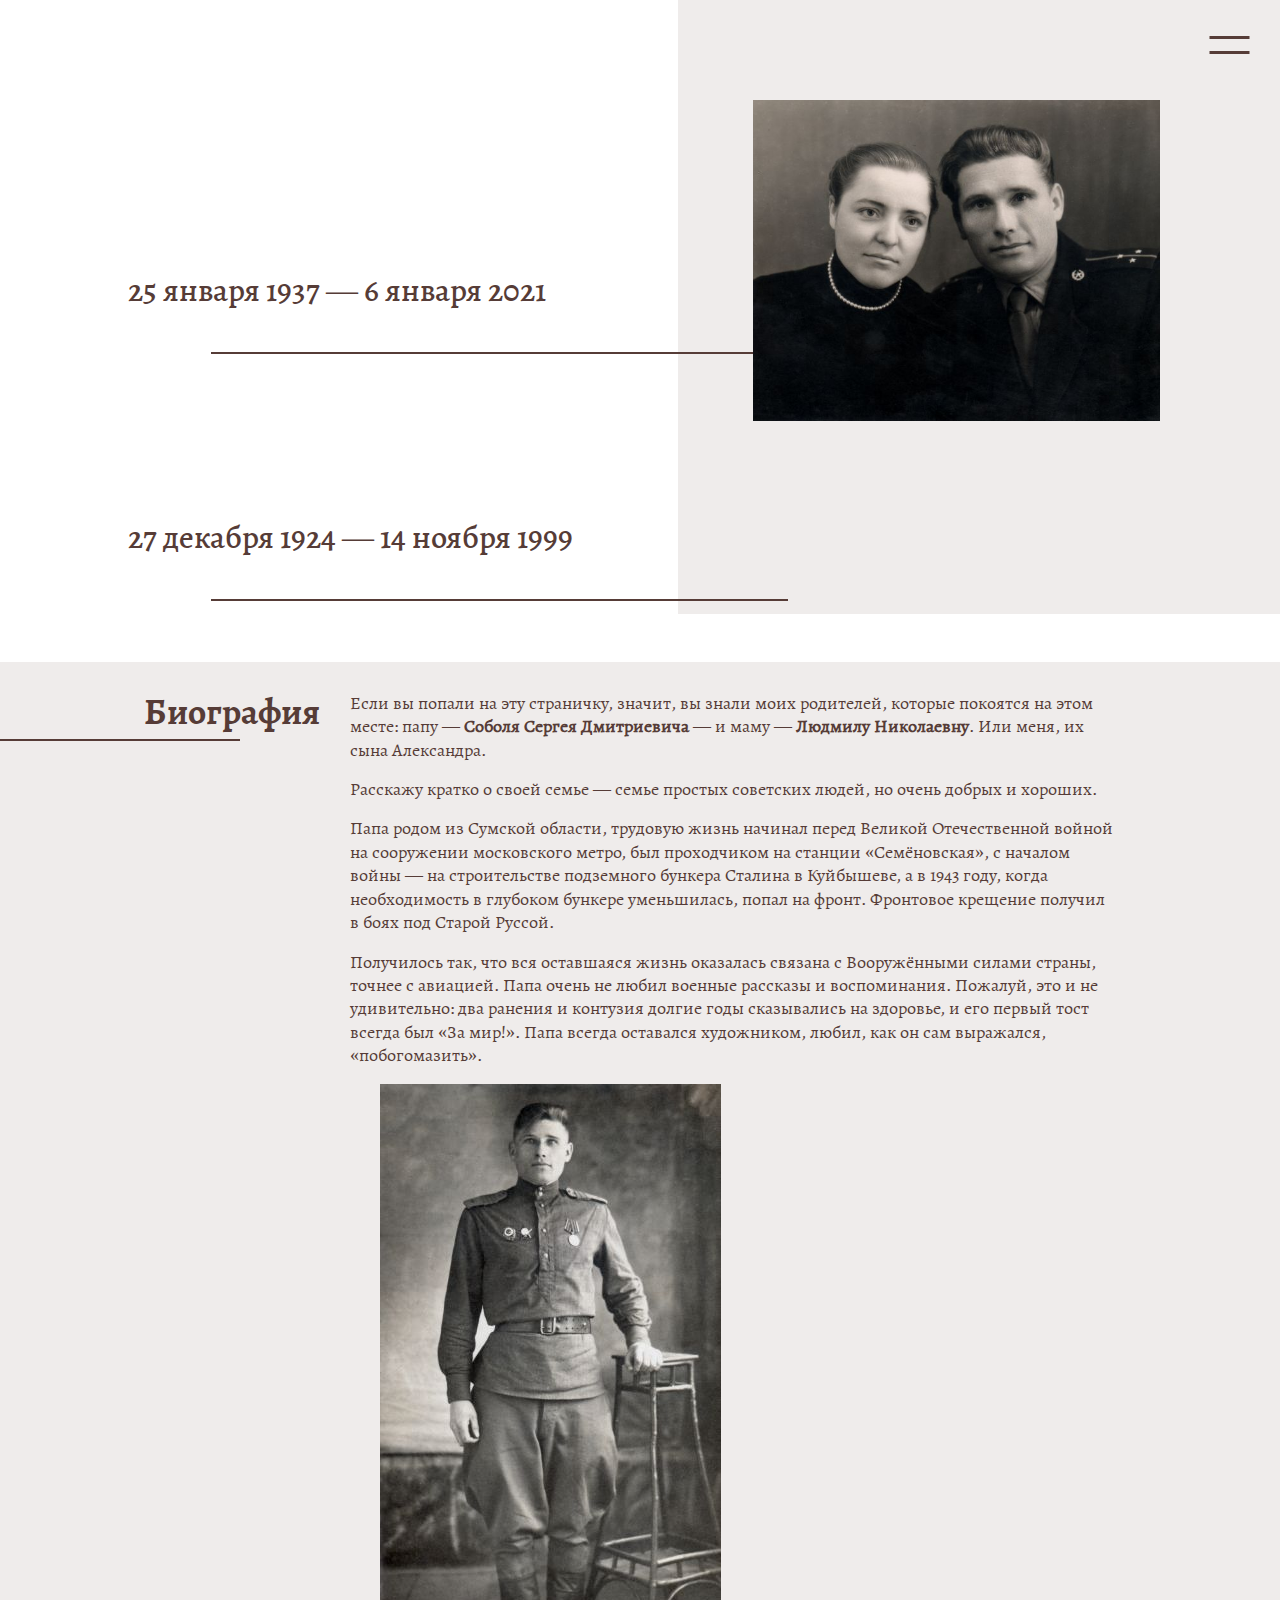
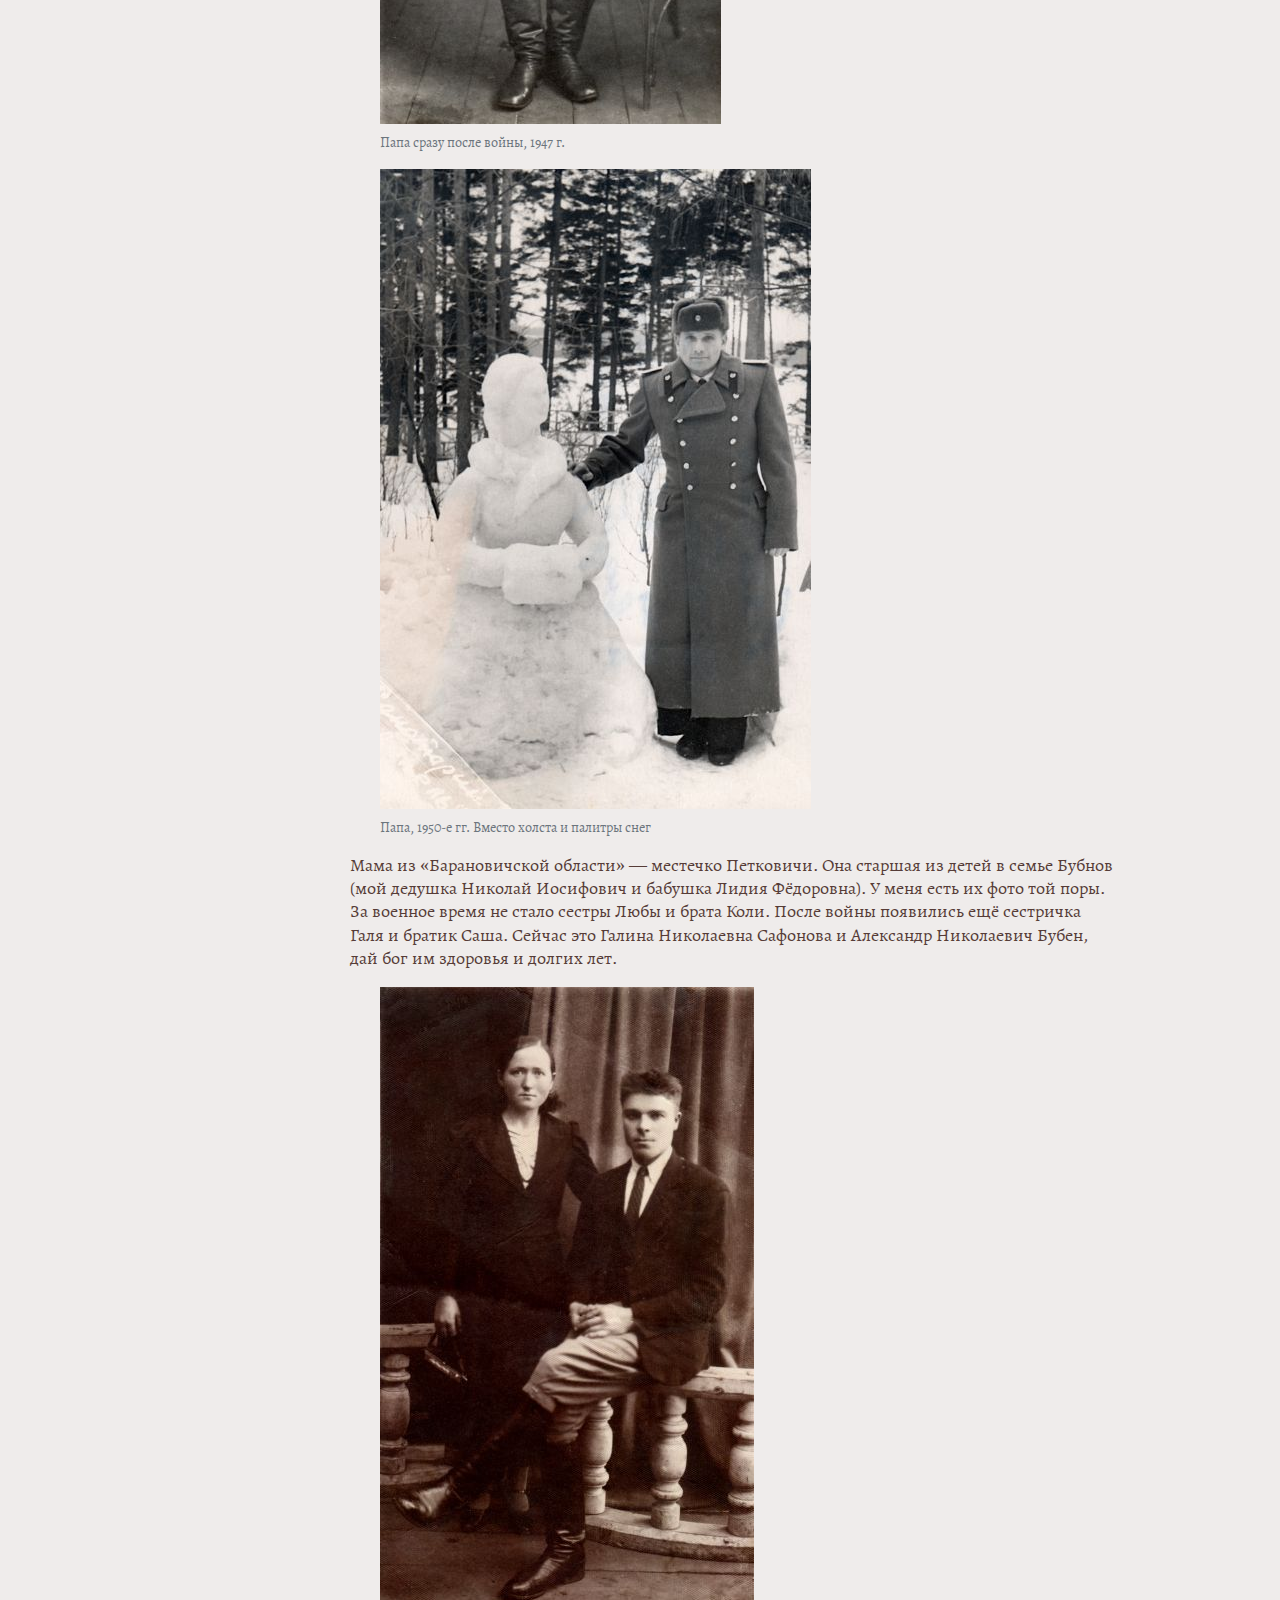
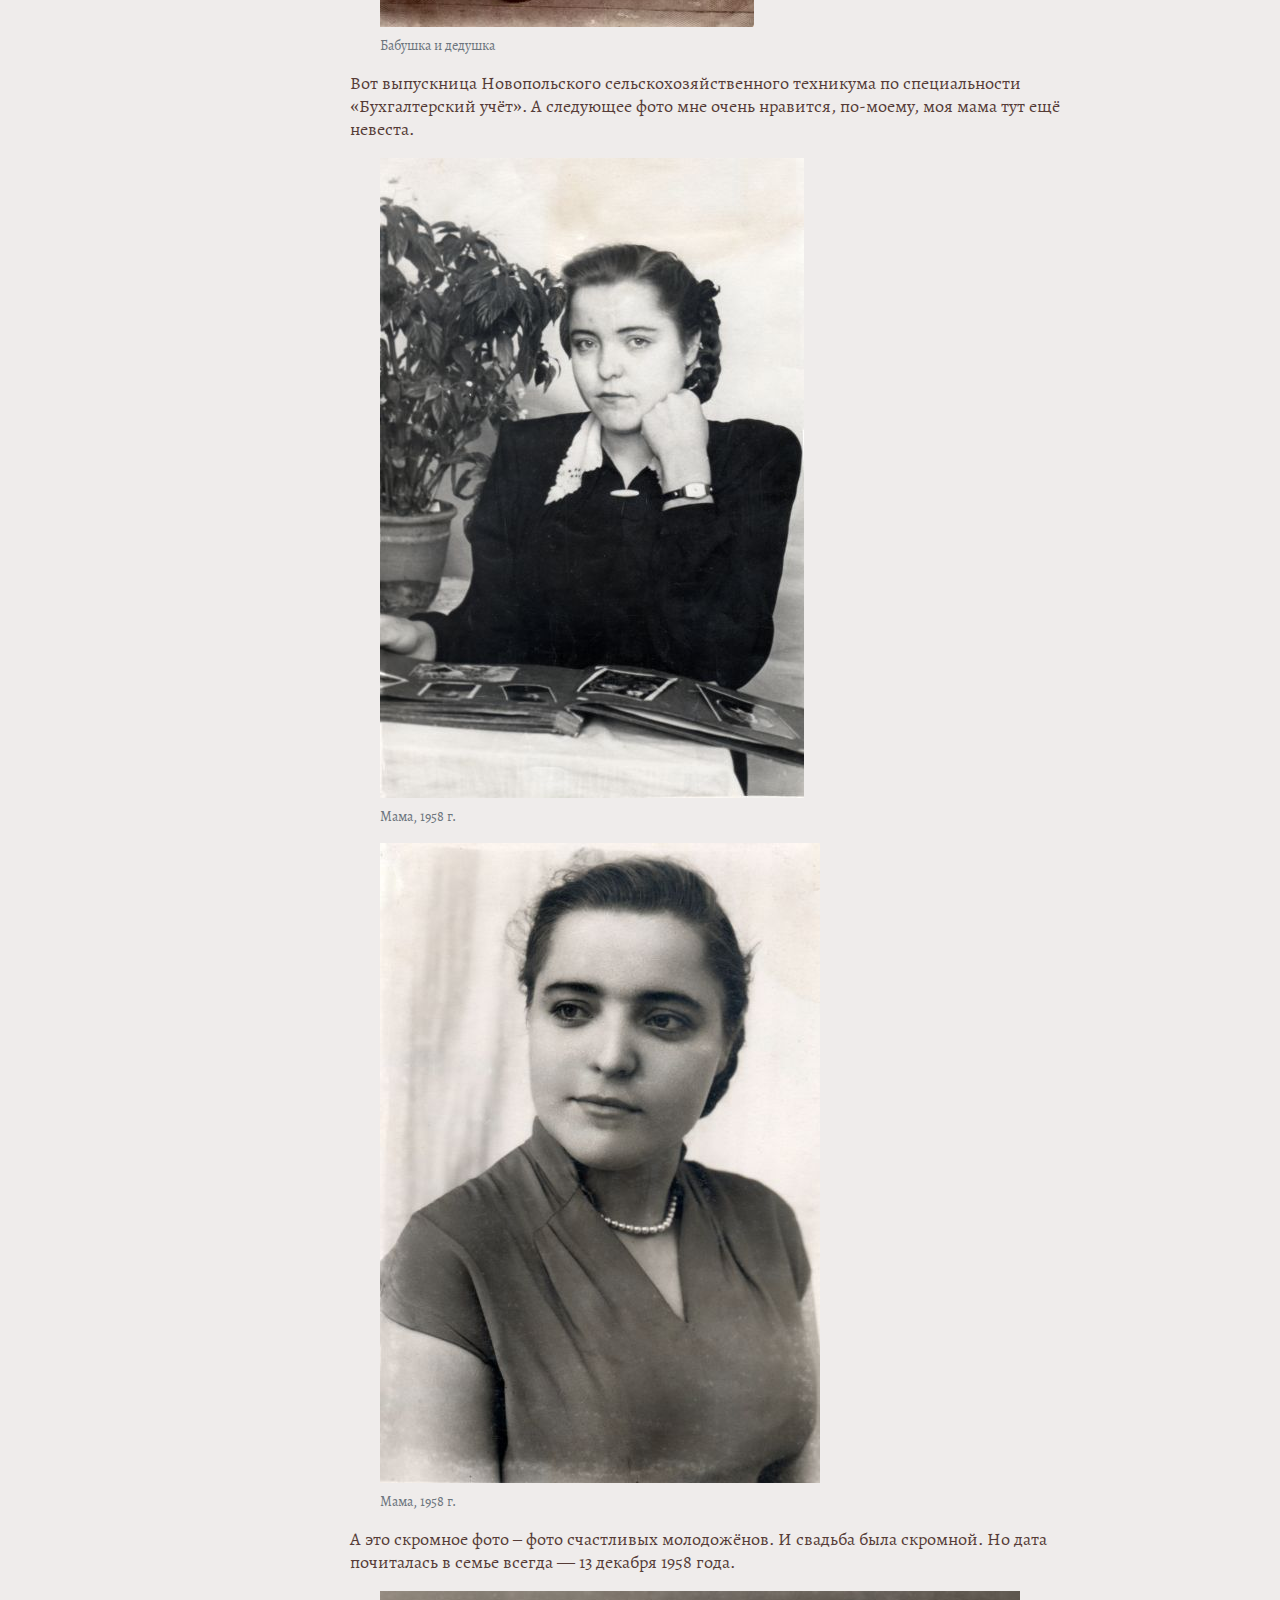
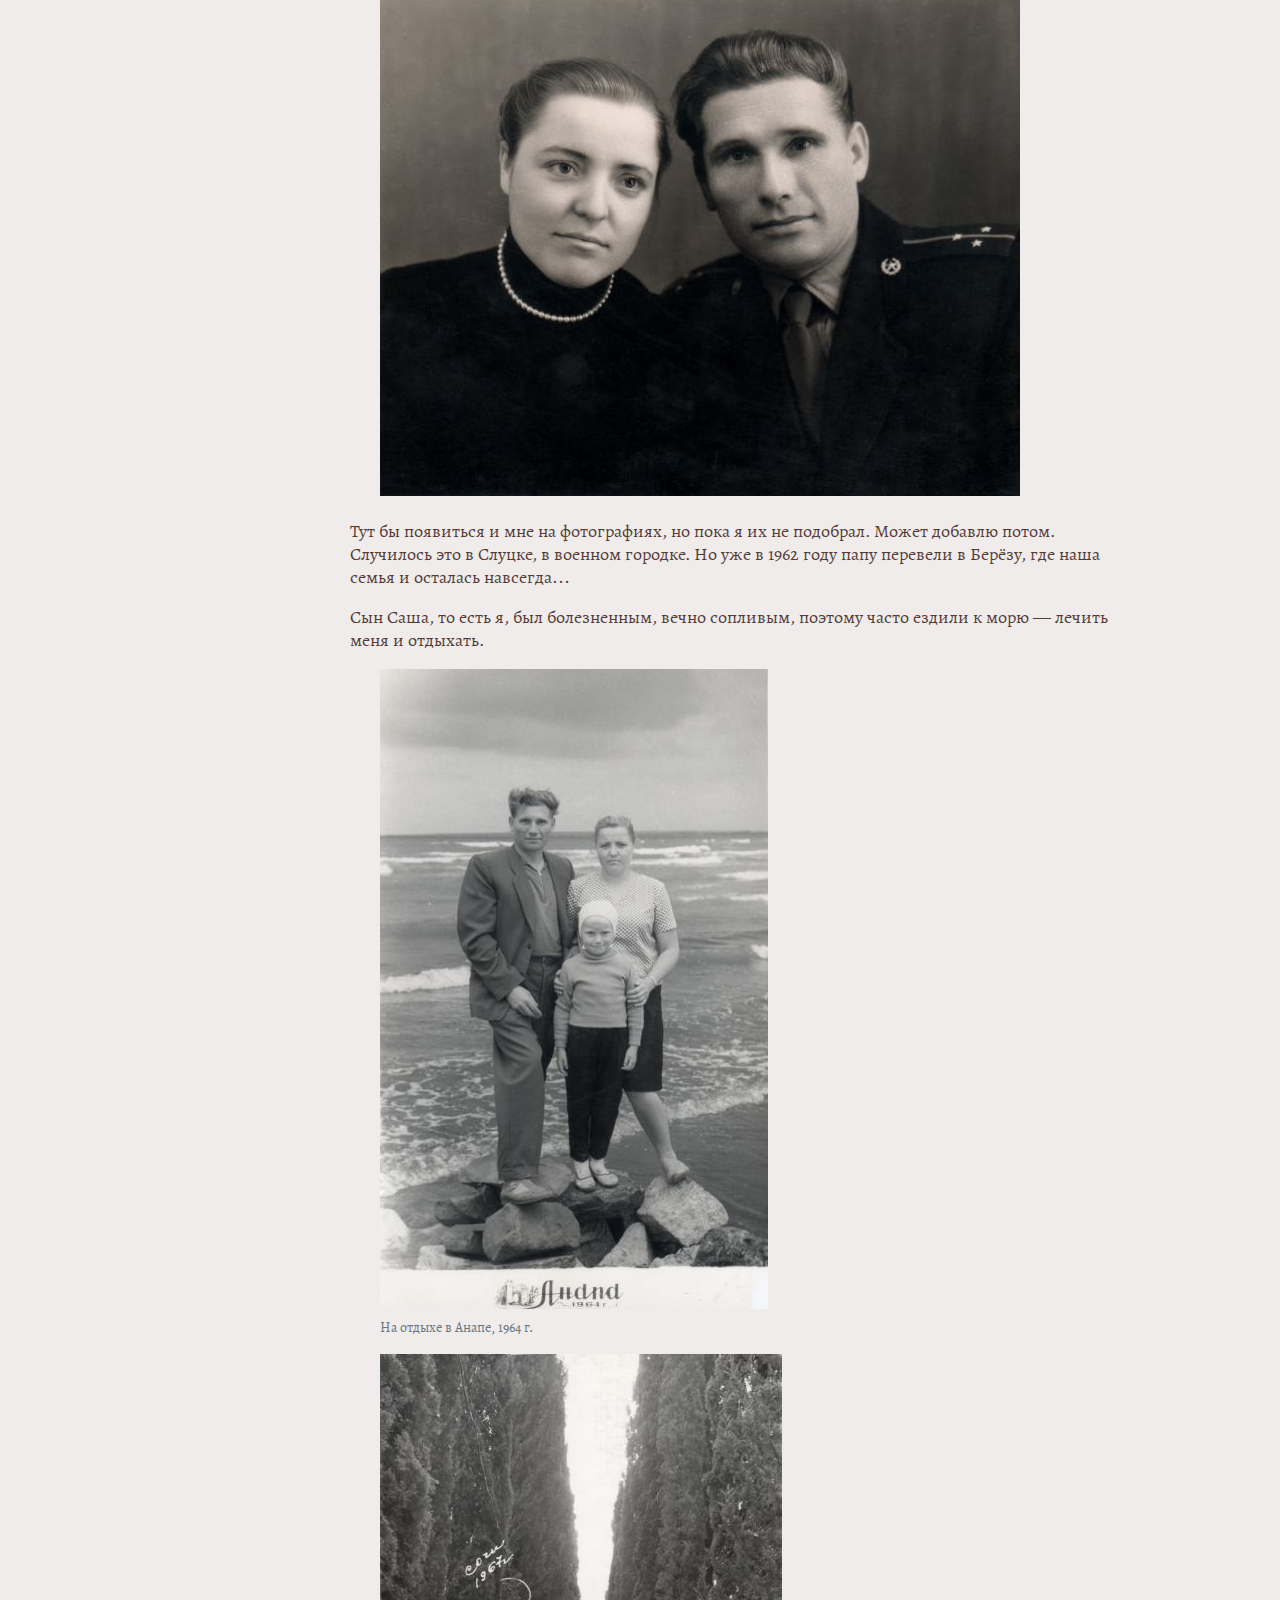
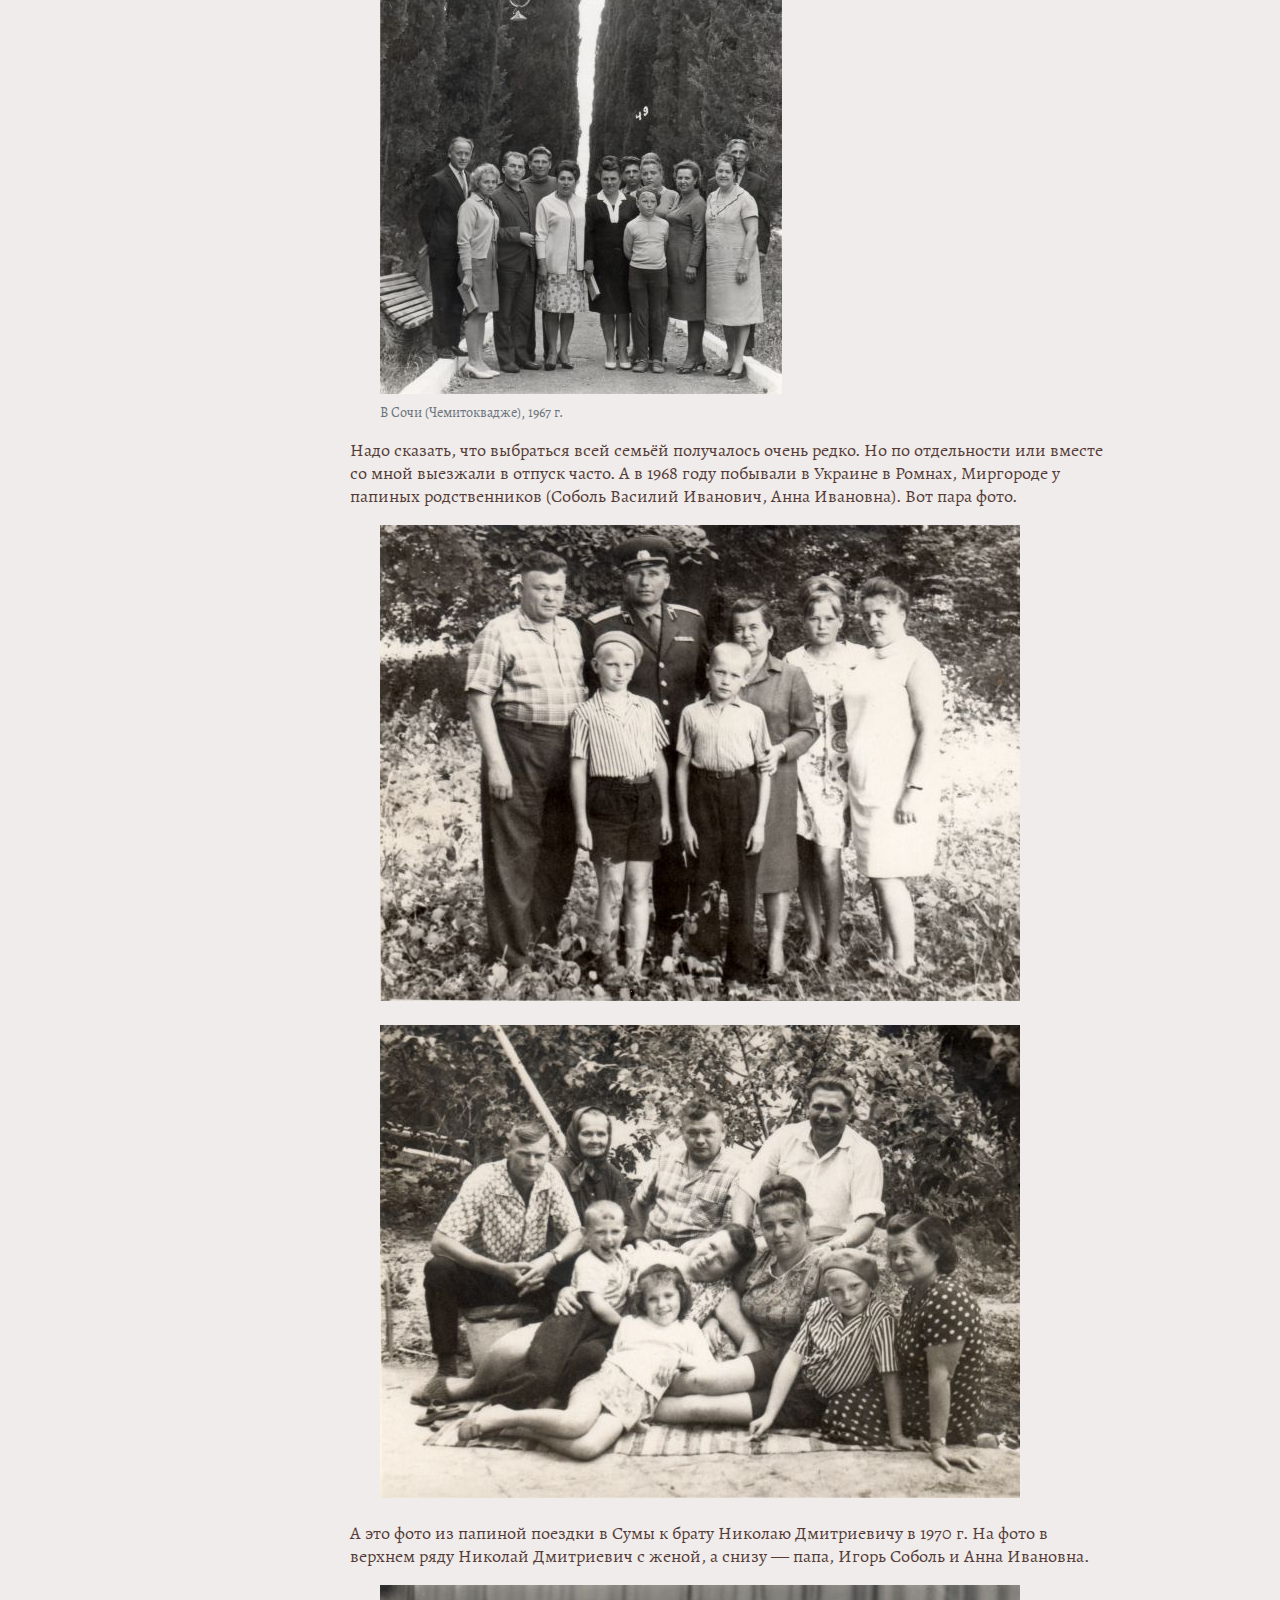
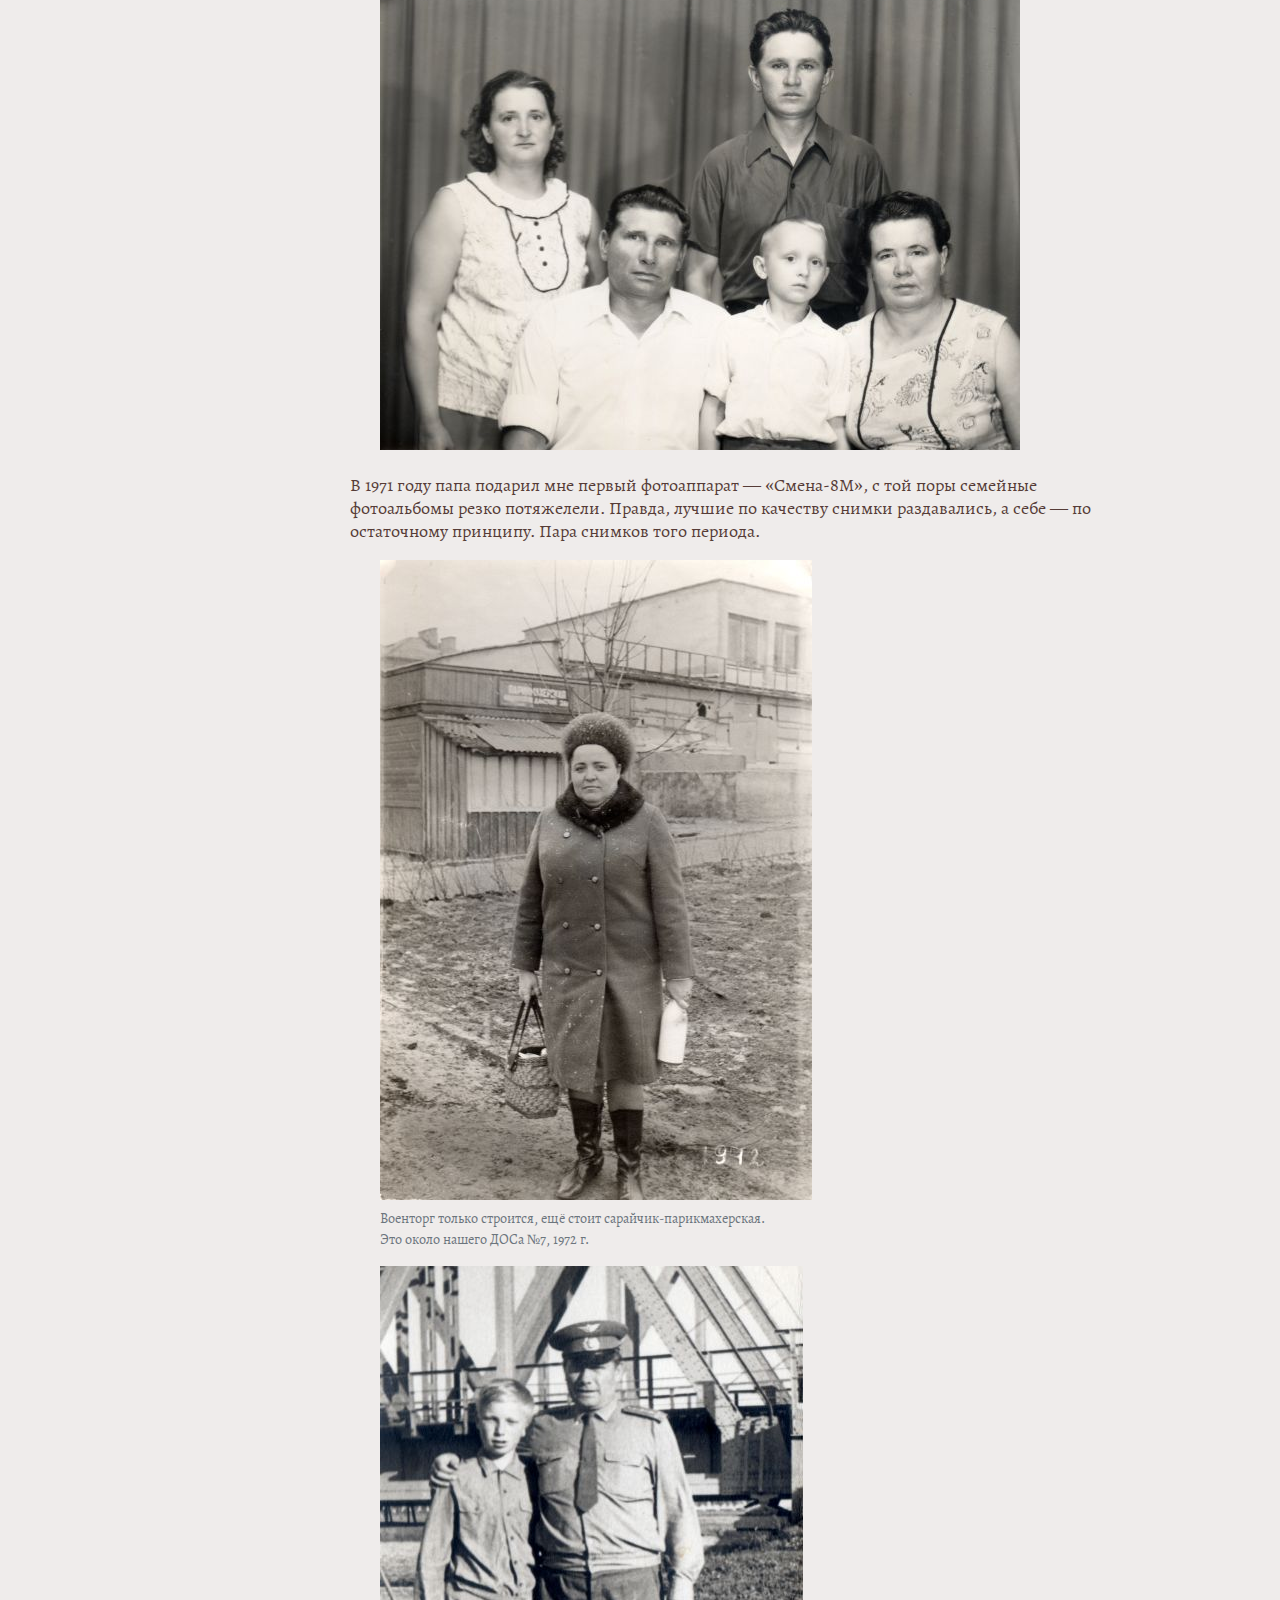
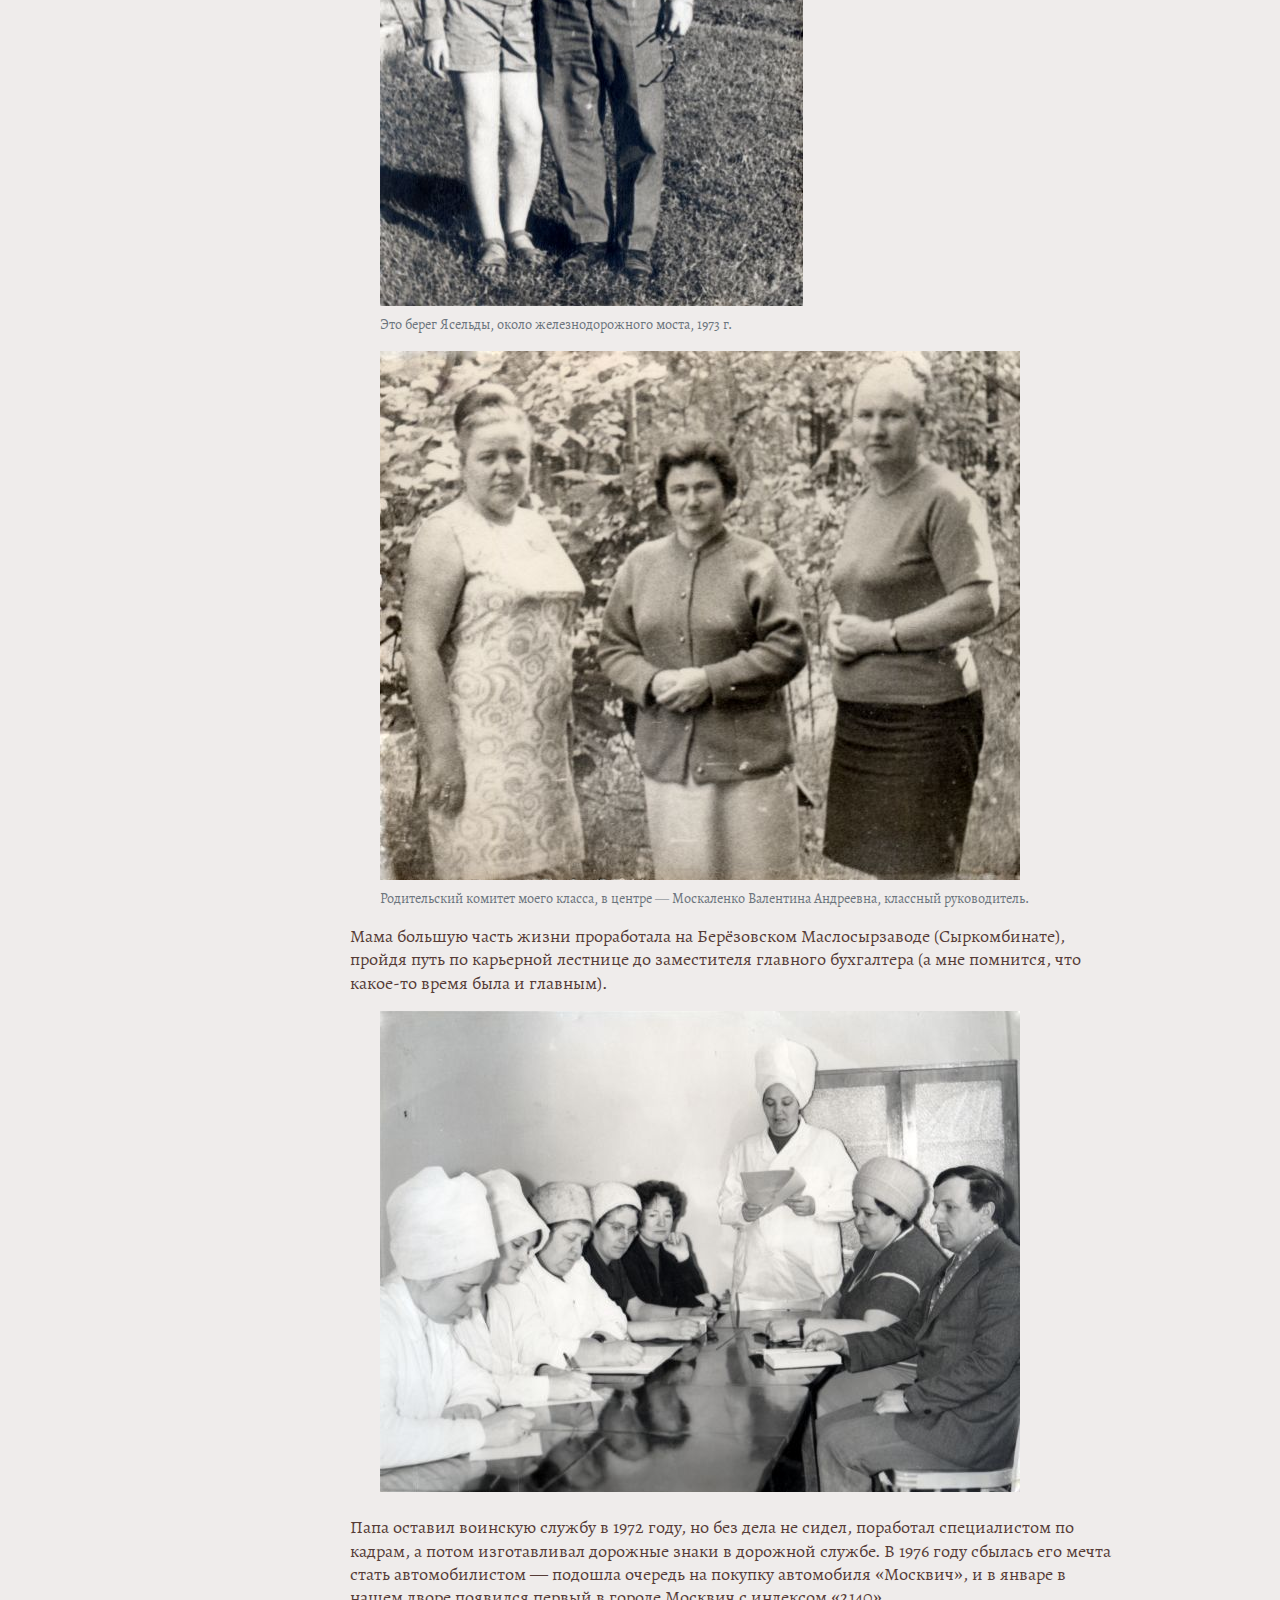
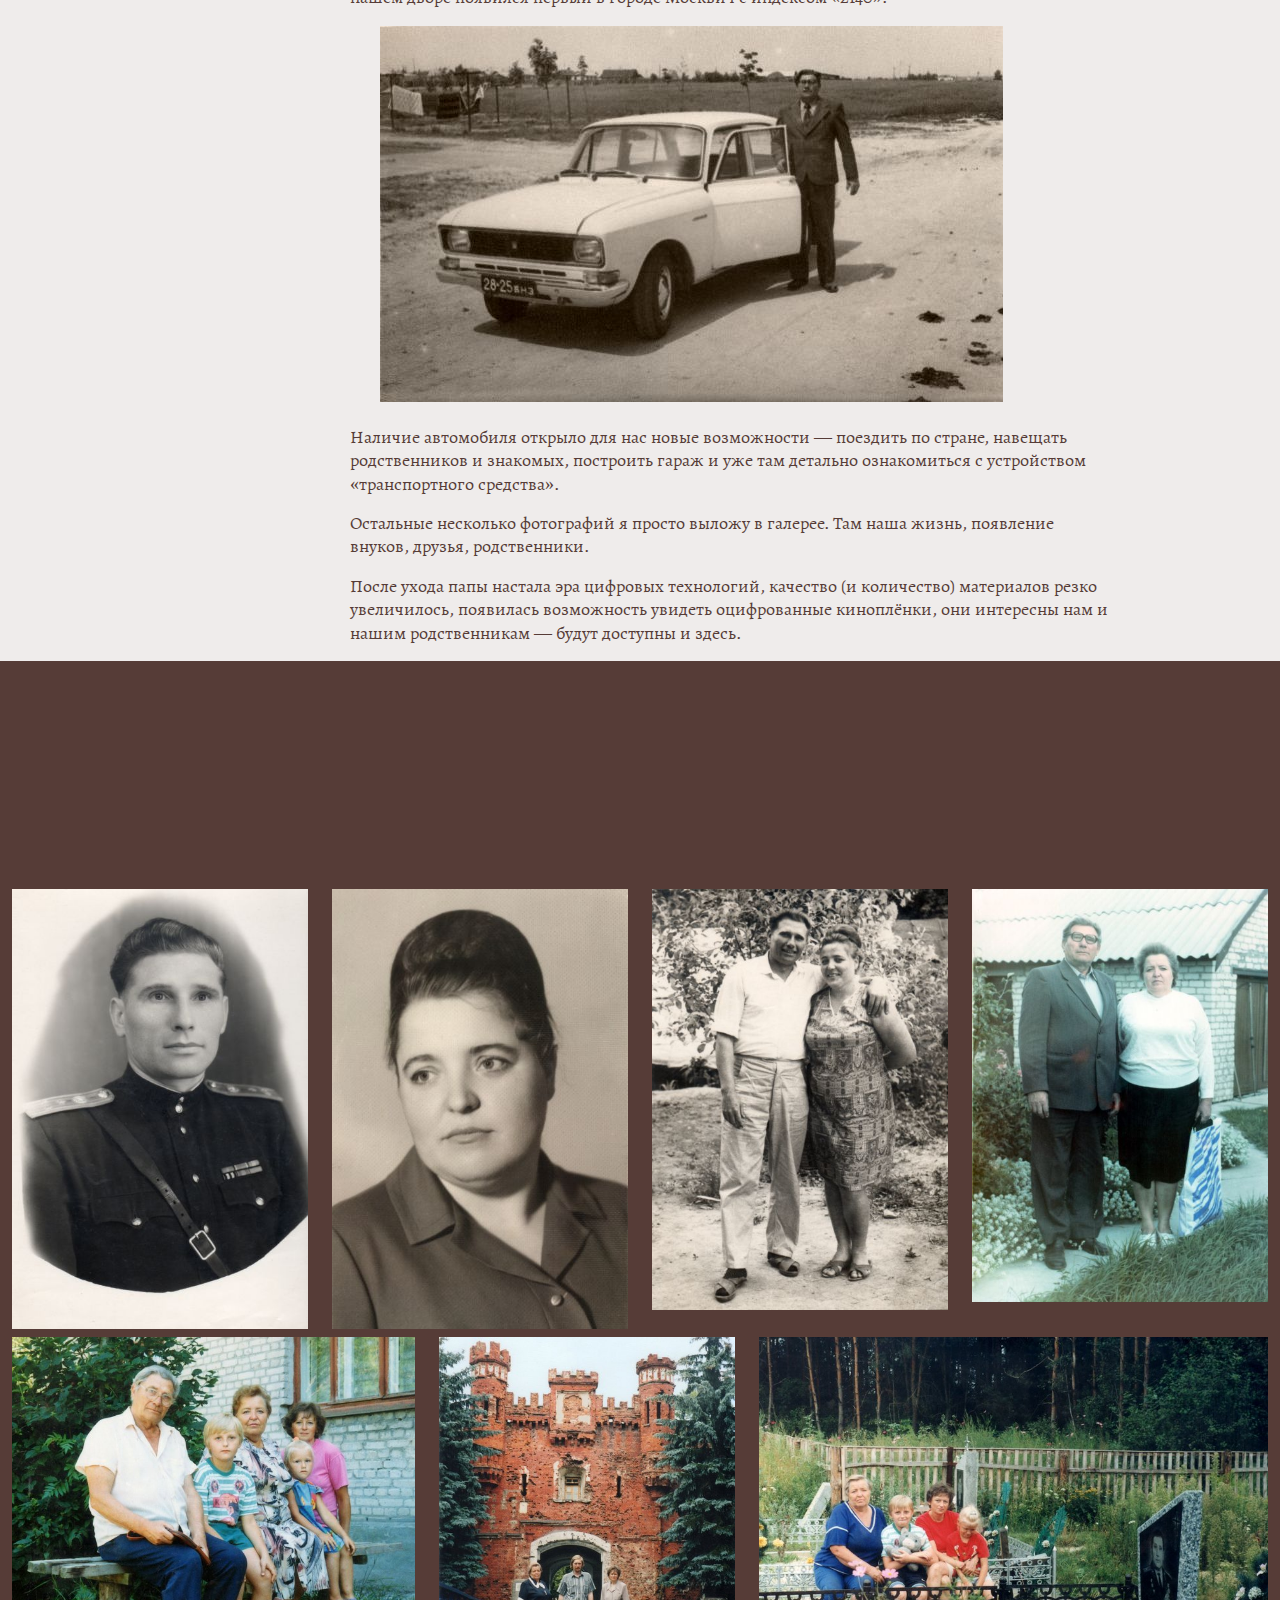
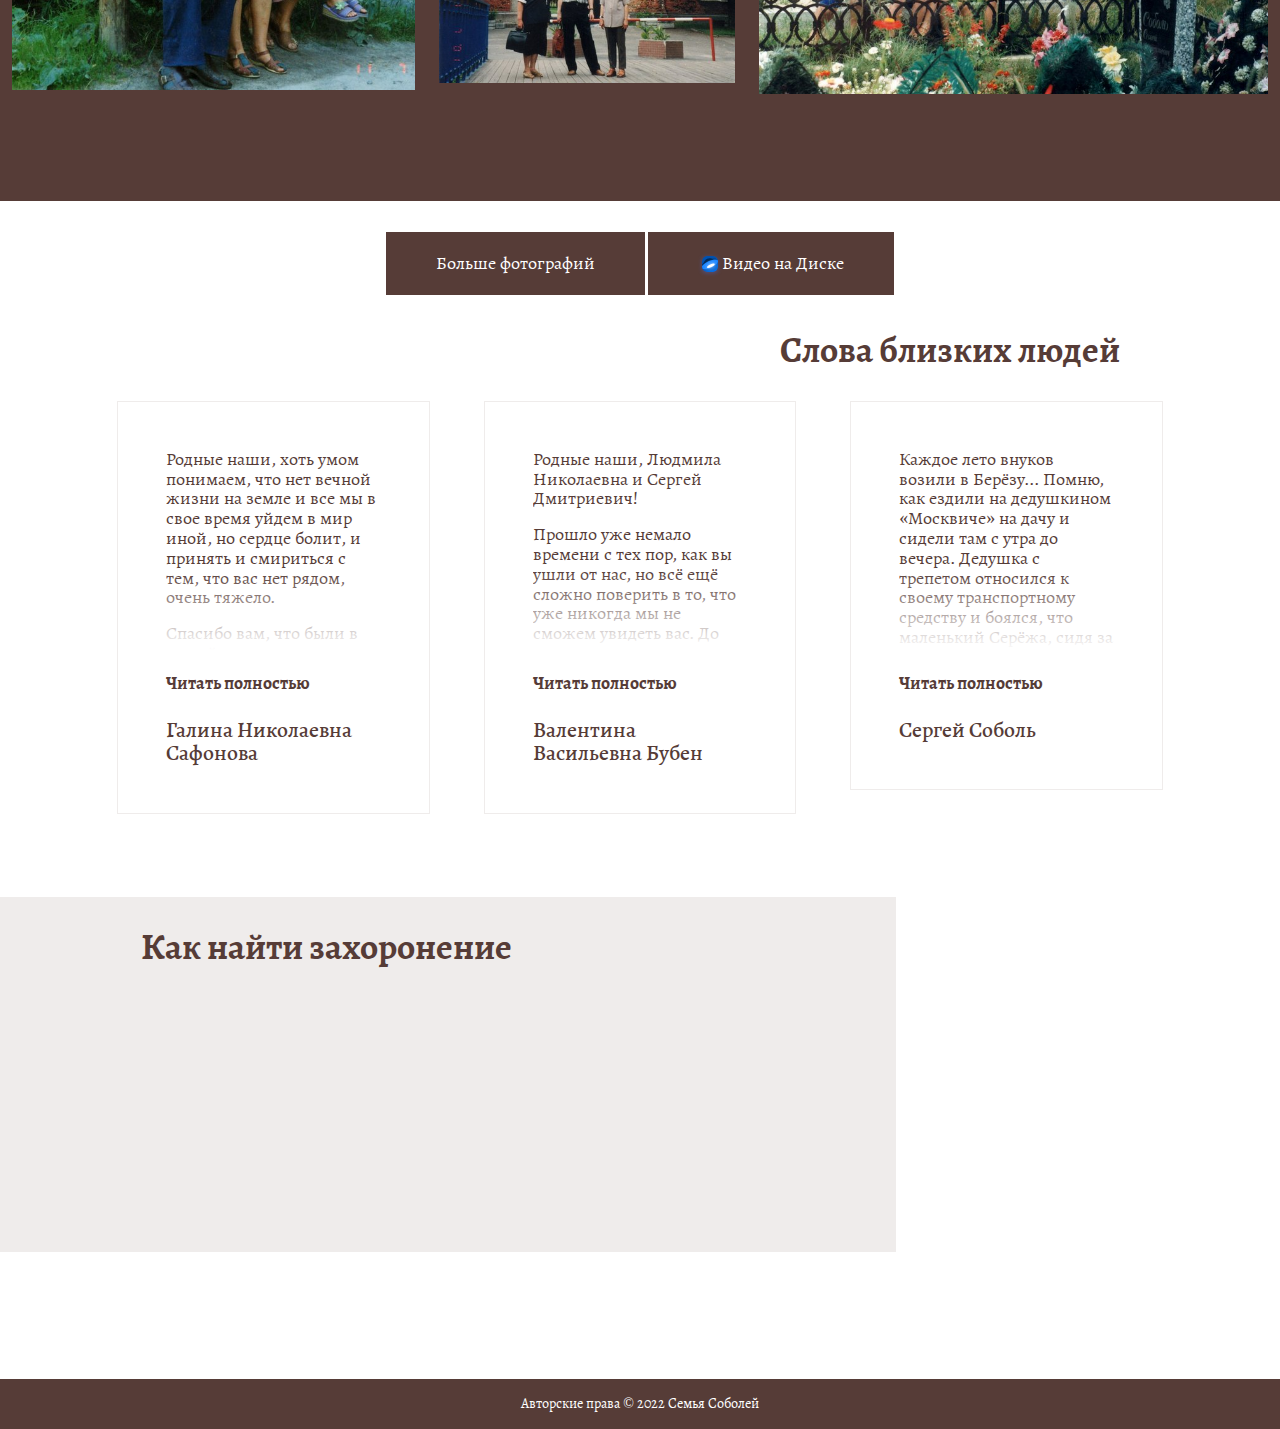
<file: index.html>
<!doctype html>
<html lang="ru-RU">
    <head>
        <meta name="robots" content="noindex, nofollow">
        <meta charset="UTF-8">
        <meta name="viewport" content="width=device-width, initial-scale=1">
        <title>Семья Соболей</title>
        <link rel="icon" href="/image/favicon.ico">
        <link rel="icon" href="/image/favicon.svg" type="image/svg+xml">

        <link rel="stylesheet" href="/css/bootstrap.min.css">
        <link rel="stylesheet" href="/css/custom.css">
        <link rel="stylesheet" href="/css/fm.revealator.jquery.css">
        <link rel="stylesheet" href="/css/page.css">
    </head>
    <body class="color-page">
        <div class="my-container">
            <div class="dropdown text-right">
              <button class="dropdown-toggle" type="button" id="dropdownMenu2" data-bs-toggle="dropdown" aria-expanded="false"></button>
              <div class="dropdown-menu text-center" aria-labelledby="dropdownMenu2">
                <div class="menu-item-align">
                      <ul >
                        <li><button class="dropdown-item" type="button"><a href="#biogr" class="color-page border-bottom-hover">Биография</a></button></li>
                        <li><button class="dropdown-item" type="button"><a href="#photog" class="color-page border-bottom-hover">Фотогалерея</a></button></li>
                        <li><button class="dropdown-item" type="button"><a href="#practice" class="color-page border-bottom-hover">Слова близких людей</a></button></li>
                        <li><button class="dropdown-item" type="button"><a href="#cont" class="color-page border-bottom-hover">Как найти захоронение</a></button></li>
                      </ul>
                 </div>
              </div>
            </div>
            <div class="preview">
              <div class="row">
                <div class="col-12 col-md-7">
                    <h1 class="my-revealator-slideright">Соболь Людмила Николаевна</h1>
                    <div class="block-date">
                        <p>25 января 1937 — 6 января 2021</p>
                        <span class="background-page"></span>
                    </div>
                    <h1 class="my-revealator-slideright">Соболь Сергей Дмитриевич</h1>
                    <div class="block-date">
                        <p>27 декабря 1924 — 14 ноября 1999</p>
                        <span class="background-page"></span>
                    </div>
                </div>
                <div class="col-12 col-md-5 preview-background">
                  <img src="/image/main/img111-1959.jpg">
                </div>
              </div>
            </div>

            <div class="preview preview-mob">
              <div class="row">
                <div class="">
                    <h1 class="my-revealator-slideright">Соболь Людмила Николаевна</h1>
                    <div class="block-date">
                        <p>25 января 1937 — 6 января 2021</p>
                        <span class="background-page"></span>
                    </div>
                    <h1 class="my-revealator-slideright">Соболь Сергей Дмитриевич</h1>
                    <div class="block-date">
                        <p>27 декабря 1924 — 14 ноября 1999</p>
                        <span class="background-page"></span>
                    </div>

                    <img class="my-revealator-left" src="/image/main/img111-1959.jpg">
                </div>
              </div>
            </div>

            <div class="biography mt-md-5 " id="biogr">
              <div class="row">
                <div class="col-12 col-md-3 text-right">
                    <h3>Биография</h3>
                    <span  class="revealator-slideright background-page"></span>
                </div>

                <div class="col-12 col-md-9">
                    <div class="biography-text">
                        <p>Если вы попали на эту страничку, значит, вы знали моих родителей, которые покоятся на этом месте: папу — <strong class="revealator-zoomout revealator-within">Соболя Сергея Дмитриевича</strong> — и маму — <strong class="revealator-zoomout revealator-within">Людмилу Николаевну</strong>. Или меня, их сына Александра.</p>

                        <p>Расскажу кратко о своей семье — семье простых советских людей, но очень добрых и хороших.</p>

                        <p>Папа родом из Сумской области, трудовую жизнь начинал перед Великой Отечественной войной на сооружении московского метро, был проходчиком на станции «Семёновская», с началом войны — на строительстве подземного бункера Сталина в Куйбышеве, а в 1943 году, когда необходимость в глубоком бункере уменьшилась, попал на фронт. Фронтовое крещение получил в боях под Старой Руссой.</p>

                        <p>Получилось так, что вся оставшаяся жизнь оказалась связана с Вооружёнными силами страны, точнее с авиацией. Папа очень не любил военные рассказы и воспоминания. Пожалуй, это и не удивительно: два ранения и контузия долгие годы сказывались на здоровье, и его первый тост всегда был «За мир!». Папа всегда оставался художником, любил, как он сам выражался, «побогомазить».</p>

                        <figure class="figure">
                            <img src="/image/main/img073-1947.jpg" class="figure-img img-fluid">
                            <figcaption class="figure-caption">Папа сразу после войны, 1947 г.</figcaption>
                        </figure>

                        <figure class="figure">
                            <img src="/image/main/img058кон50.jpg" class="figure-img img-fluid">
                            <figcaption class="figure-caption">Папа, 1950-е гг. Вместо холста и палитры снег</figcaption>
                        </figure>

                        <p>Мама из «Барановичской области» — местечко Петковичи. Она старшая из детей в семье Бубнов (мой дедушка Николай Иосифович и бабушка Лидия Фёдоровна). У меня есть их фото той поры. За военное время не стало сестры Любы и брата Коли. После войны появились ещё сестричка Галя и братик Саша. Сейчас это Галина Николаевна Сафонова и Александр Николаевич Бубен, дай бог им здоровья и долгих лет.</p>

                        <figure class="figure">
                            <img src="/image/main/img079бЛида.jpg" class="figure-img img-fluid">
                            <figcaption class="figure-caption">Бабушка и дедушка</figcaption>
                        </figure>

                        <p>Вот выпускница Новопольского сельскохозяйственного техникума по специальности «Бухгалтерский учёт». А следующее фото мне очень нравится, по-моему, моя мама тут ещё невеста.</p>

                        <figure class="figure">
                            <img src="/image/main/img075-1958.jpg" class="figure-img img-fluid">
                            <figcaption class="figure-caption">Мама, 1958 г.</figcaption>
                        </figure>
                        <figure class="figure">
                            <img src="/image/main/img074-1958.jpg" class="figure-img img-fluid">
                            <figcaption class="figure-caption">Мама, 1958 г.</figcaption>
                        </figure>

                        <p>А это скромное фото – фото счастливых молодожёнов. И свадьба была скромной. Но дата почиталась в семье всегда — 13 декабря 1958 года.</p>

                        <figure class="figure">
                            <img src="/image/main/img111-1959.jpg" class="figure-img img-fluid">
                        </figure>

                        <p>Тут бы появиться и мне на фотографиях, но пока я их не подобрал. Может добавлю потом. Случилось это в Слуцке, в военном городке. Но уже в 1962 году папу перевели в Берёзу, где наша семья и осталась навсегда…</p>

                        <p>Сын Саша, то есть я, был болезненным, вечно сопливым, поэтому часто ездили к морю — лечить меня и отдыхать.</p>

                        <figure class="figure">
                            <img src="/image/main/img072-1964.jpg" class="figure-img img-fluid">
                            <figcaption class="figure-caption">На отдыхе в Анапе, 1964 г.</figcaption>
                        </figure>
                        <figure class="figure">
                            <img src="/image/main/img080-1967.jpg" class="figure-img img-fluid">
                            <figcaption class="figure-caption">В Сочи (Чемитоквадже), 1967 г.</figcaption>
                        </figure>

                        <p>Надо сказать, что выбраться всей семьёй получалось очень редко. Но по отдельности или вместе со мной выезжали в отпуск часто. А в 1968 году побывали в Украине в Ромнах, Миргороде у папиных родственников (Соболь Василий Иванович, Анна Ивановна). Вот пара фото.</p>

                        <figure class="figure">
                            <img src="/image/main/img069-1968.jpg" class="figure-img img-fluid">
                        </figure>
                        <figure class="figure">
                            <img src="/image/main/img064-1968.jpg" class="figure-img img-fluid">
                        </figure>

                        <p>А это фото из папиной поездки в Сумы к брату Николаю Дмитриевичу в 1970 г. На фото в верхнем ряду Николай Дмитриевич с женой, а снизу — папа, Игорь Соболь и Анна Ивановна.</p>
                        <figure class="figure">
                            <img src="/image/main/img088сумы.jpg" class="figure-img img-fluid">
                        </figure>

                        <p>В 1971 году папа подарил мне первый фотоаппарат — «Смена-8М», с той поры семейные фотоальбомы резко потяжелели. Правда, лучшие по качеству снимки раздавались, а себе — по остаточному принципу. Пара снимков того периода.</p>

                        <figure class="figure">
                            <img src="/image/main/img043-1972.jpg" class="figure-img img-fluid">
                            <figcaption class="figure-caption">Военторг только строится, ещё стоит сарайчик-парикмахерская.<br>Это около нашего ДОСа №7, 1972 г.</figcaption>
                        </figure>
                        <figure class="figure">
                            <img src="/image/main/img070-1973.jpg" class="figure-img img-fluid">
                            <figcaption class="figure-caption">Это берег Ясельды, около железнодорожного моста, 1973 г.</figcaption>
                        </figure>
                        <figure class="figure">
                            <img src="/image/main/img065-1975.jpg" class="figure-img img-fluid">
                            <figcaption class="figure-caption">Родительский комитет моего класса, в центре — Москаленко Валентина Андреевна, классный руководитель.</figcaption>
                        </figure>

                        <p>Мама большую часть жизни проработала на Берёзовском Маслосырзаводе (Сыркомбинате), пройдя путь по карьерной лестнице до заместителя главного бухгалтера (а мне помнится, что какое-то время была и главным).</p>
                        <figure class="figure">
                            <img src="/image/main/img038мсз-ср70х.jpg" class="figure-img img-fluid">
                        </figure>

                        <p>Папа оставил воинскую службу в 1972 году, но без дела не сидел, поработал специалистом по кадрам, а потом изготавливал дорожные знаки в дорожной службе. В 1976 году сбылась его мечта стать автомобилистом — подошла очередь на покупку автомобиля «Москвич», и в январе в нашем дворе появился первый в городе Москвич с индексом «2140».</p>

                        <figure class="figure">
                            <img src="/image/main/img062-1976.jpg" class="figure-img img-fluid">
                        </figure>

                        <p>Наличие автомобиля открыло для нас новые возможности — поездить по стране, навещать родственников и знакомых, построить гараж и уже там детально ознакомиться с устройством «транспортного средства».</p>

                        <p>Остальные несколько фотографий я просто выложу в галерее. Там наша жизнь, появление внуков, друзья, родственники.</p>

                        <p>После ухода папы настала эра цифровых технологий, качество (и количество) материалов резко увеличилось, появилась возможность увидеть оцифрованные киноплёнки, они интересны нам и нашим родственникам — будут доступны и здесь.</p>

                    </div>
                </div>
              </div>
            </div>

            <div class="photo-gallery background-page color-page-white" id="photog">
                <div class="text-center">
                    <h3  class="revealator-slideright">Фотогалерея</h3>
                    <p class="revealator-zoomout">То, что близко сердцу. Самые важные и дорогие моменты. Вся жизнь через памятные фотографии, которые запечатлели искреннюю улыбку, суровый и одновременно добрый взгляд, первые морщинки и седину на висках. То, что бесценно…</p>
                </div>
                <div class="not-accordion pb-3">
                    <div class="row">
                    <div class="col-12 col-sm-6 col-lg-3 pb-2"><div class="not-accordion-img"><img class="w-100 d-block" src="/image/main/img049нач60х.jpg"></div></div>
                    <div class="col-12 col-sm-6 col-lg-3 pb-2"><div class="not-accordion-img"><img class="w-100 d-block" src="/image/main/img063нач70.jpg"></div></div>
                    <div class="col-12 col-sm-6 col-lg-3 pb-2"><div class="not-accordion-img"><img class="w-100 d-block" src="/image/main/img071-1968.jpg"></div></div>
                    <div class="col-12 col-sm-6 col-lg-3 pb-2"><div class="not-accordion-img"><img class="w-100 d-block" src="/image/main/img099-1989.jpg"></div></div>
                    </div>
                    <div class="row">
                    <div class="col-12 col-sm-7 col-lg-4 pb-2"><div class="not-accordion-img"><img class="w-100 d-block" src="/image/main/img117-1999.jpg"></div></div>
                    <div class="col-12 col-sm-5 col-lg-3 pb-2"><div class="not-accordion-img"><img class="w-100 d-block" src="/image/main/img147.jpg"></div></div>
                    <div class="col-12 col-sm-12 col-lg-5 pb-2"><div class="not-accordion-img"><img class="w-100 d-block" src="/image/main/img108-2001.jpg"></div></div>
                    </div>
                </div>
            </div>

            <div class="text-center mt-3">
                <a class="btn-more-file" href="/photos/">Больше фотографий</a>
                <a class="btn-more-file" href="https://disk.yandex.ru/d/HJOJdDVONAQyzw" target="_blank"><img src="/image/main/ydisk.svg" height="24" width="24">Видео на Диске</a>
            </div>

            <div id="practice" class="words-block carousel slide block container pointer-event">
                <div class="text-right"><h3 class="title-big mb-3">Слова близких людей<span class="revealator-delay6 revealator-slideleft background-page"></span></h3></div>
                <div class="container">
                    <div class="row row-cols-1 row-cols-xl-3 row-cols-md-2">
                        <div class="col">
                            <div class="item-block-practice align-items-stretch" data-bs-toggle="modal" data-bs-target="#myModal1">
                                <div class="ss-item-block-practice">
                                    <div class="ss-limit-height">
                                        <p>Родные наши, хоть умом понимаем, что нет вечной жизни на земле и все мы в свое время уйдем в мир иной, но сердце болит, и принять и смириться с тем, что вас нет рядом, очень тяжело.</p>
                                        <p>Спасибо вам, что были в нашей жизни, роднее вас не было и нет. Ваш дом всегда был наполнен радушием, теплом, гостеприимством. Когда бы ни приезжали к вам, всегда встречали нас с радостью, улыбкой, готовили что-нибудь вкусненькое, необычное, красиво накрывали стол. Всегда рады были поделиться всем, в любой ситуации спешили на помощь. Переживали за всех нас, знали о наших проблемах и стремились помочь. А ваши семейные отношения были для нас, младших, примером. Любовь, взаимопонимание, взаимоуважение, житейская мудрость царили в них. У вас было много друзей. Вы умели дружить, любить, радоваться жизни. И эта дружба была не показной, а самой настоящей, проверенной жизнью.</p>
                                        <p>Вместе с вами ушла часть моей жизни и моей семьи, остались только воспоминания, сожаления, что что-то не успела высказать, не уделила нужного внимания и еще много-много всего. Простите меня. Пока мы живы, всегда будем помнить вас. Уверена, что с небес вы помогаете нам. Царствие вам небесное.</p>
                                    </div>
                                    <div class="ss-btn-practice">
                                        <button class="color-page" data-bs-toggle="modal" data-bs-target="#myModal1">Читать полностью</button>
                                    </div>
                                    <div class="ss-review-name">
                                        <span>Галина Николаевна Сафонова</span>
                                    </div>
                                </div>
                            </div>
                        </div>

                        <div class="col">
                            <div class="item-block-practice align-items-stretch" data-bs-toggle="modal" data-bs-target="#myModal2">
                                <div class="ss-item-block-practice">
                                    <div class="ss-limit-height">
                                        <p>Родные наши, Людмила Николаевна и Сергей Дмитриевич!</p>
                                        <p>Прошло уже немало времени с тех пор, как вы ушли от нас, но всё ещё сложно поверить в то, что уже никогда мы не сможем увидеть вас. До сих пор в памяти всплывают живые картинки из нашей жизни, в которой особое место занимала ваша семья. Для нас, младших, она была образцовой, и вольно-невольно мы тянулись к такому укладу в своей жизни.</p>
                                        <p>Мы всей семьёй любили приезжать к вам в гости. А с каким гостеприимством и радушием вы нас встречали! Небольшая, но уютная квартира казалась нам дворцом! В ней было уютно, ухоженно и очень красиво. А стол ломился от угощений! Умели вы принимать гостей! С большим радушием и широкой душой. Кулинарным навыкам Людмилы Николаевны не было равных! Вы знакомили нас с окрестностями, возили на речку, озёра и на свою любимую дачу.</p>
                                        <p>Сергей Дмитриевич — главная опора семьи, военный человек, сильный мужчина! Умный, мудрый, справедливый! Он очень любил водить беседы с младшим поколением, давал мудрые советы. С ним было легко, весело, он был большим шутником и душой всех компаний.</p>
                                        <p>Людмила Николаевна — красивая, статная, обаятельнейшая женщина, гостеприимная и хлебосольная хозяйка. Её отличала высокая внутренняя культура, личное обаяние, такт и харизма. Она была настоящей хранительницей домашнего очага!</p>
                                        <p>Много событий вспоминается из нашей совместной жизни, обо всём и не рассказать. Но одно очень яркое и знаковое!</p>
                                        <p>Январь 1979 года. Тогда были очень лютые для Беларуси морозы. В это время мой будущий муж приехал на нашу свадьбу с букетом роз, которые просто замёрзли. И ситуацию спасла семья Соболей, которые приехали с букетом белых калл, предусмотрительно укутав их и спрятав в трёхлитровую банку. Невеста не осталась без букета! И этот случай запомнился на всю жизнь.</p>
                                        <p>Спасибо вам за то, что были в нашей жизни! Мы будем помнить и чтить память о вас всегда! Вы вырастили и воспитали замечательного сына. Вы всегда гордились им, а он всегда гордится вами и чтит память о вас! Один наказ нам, младшему поколению, завещала Людмила Николаевна: всегда быть вместе, и в горе, и в радости! Мы стараемся жить по её наказу!</p>
                                        <p>Горе невосполнимой утраты лечит время, но в памяти навсегда останутся добрые моменты и события из нашей жизни. Нам не хватает вас!!! Обещаем вам, что не оставим друг друга, будем поддерживать, как того хотели вы!</p>
                                        <p>Светлая память вам и царствие небесное!</p>
                                    </div>
                                    <div class="ss-btn-practice">
                                        <button class="color-page" data-bs-toggle="modal" data-bs-target="#myModal2">Читать полностью</button>
                                    </div>
                                    <div class="ss-review-name">
                                        <span>Валентина Васильевна Бубен</span>
                                    </div>
                                </div>
                            </div>
                        </div>

                        <div class="col">
                            <div class="item-block-practice align-items-stretch" data-bs-toggle="modal" data-bs-target="#myModal3">
                                <div class="ss-item-block-practice">
                                    <div class="ss-limit-height">
                                        <p>Каждое лето внуков возили в Берёзу... Помню, как ездили на дедушкином «Москвиче» на дачу и сидели там с утра до вечера. Дедушка с трепетом относился к своему транспортному средству и боялся, что маленький Серёжа, сидя за рулём и играясь, покрутит ручки и понажимает педали так, что мотор потом не заведётся. Машина действительно была ненадёжной и часто барахлила, но позже именно на этом белом «Москвиче» меня папа учил водить по дачным дорогам.</p>
                                        <p>Дача для бабушки всегда была главным увлечением. Пока хватало здоровья, в сезон всё свободное время она проводила <em>ў полі</em>. С течением лет внуки потеряли интерес и перестали приезжать, и всё чаще бабушка оставалась <em>адна і адна</em>. Тем не менее, она очень переживала и вкладывала душу в огород, стараясь вырастить всё своё: <em>картопельку</em>, <em>перчык</em>, <em>цыбульку</em>, <em>гурок</em> — и передать в Минск любым способом.</p>
                                        <p>Но гораздо сильнее бабушка <em>хвалявалася</em> за <em>сыночка</em> и <em>ўнучачкаў</em>. Порой это беспокойство было чрезмерным, и мы не могли его понять. Но так проявлялась её искренняя любовь и забота.</p>
                                    </div>
                                    <div class="ss-btn-practice">
                                        <button class="color-page" data-bs-toggle="modal" data-bs-target="#myModal3">Читать полностью</button>
                                    </div>
                                    <div class="ss-review-name">
                                        <span>Сергей Соболь</span>
                                    </div>
                                </div>
                            </div>
                        </div>
                    </div>
                </div>
            </div>

            <!-- Modal -->
            <div id="myModal1" class="modal fade slide-practice" role="dialog">
                <div class="modal-dialog">
                    <!-- Modal content-->
                    <div class="modal-content">
                        <div class="modal-header p-0">
                            <button type="button" class="close" data-bs-dismiss="modal"><img src="/image/close.svg"></button>
                        </div>
                         <div class="modal-body ml-3 mr-3 mt-1">
                            <div class="item-block-practice p-4">
                                    <div>
                                        <p>Родные наши, хоть умом понимаем, что нет вечной жизни на земле и все мы в свое время уйдем в мир иной, но сердце болит, и принять и смириться с тем, что вас нет рядом, очень тяжело.</p>
                                        <p>Спасибо вам, что были в нашей жизни, роднее вас не было и нет. Ваш дом всегда был наполнен радушием, теплом, гостеприимством. Когда бы ни приезжали к вам, всегда встречали нас с радостью, улыбкой, готовили что-нибудь вкусненькое, необычное, красиво накрывали стол. Всегда рады были поделиться всем, в любой ситуации спешили на помощь. Переживали за всех нас, знали о наших проблемах и стремились помочь. А ваши семейные отношения были для нас, младших, примером. Любовь, взаимопонимание, взаимоуважение, житейская мудрость царили в них. У вас было много друзей. Вы умели дружить, любить, радоваться жизни. И эта дружба была не показной, а самой настоящей, проверенной жизнью.</p>
                                        <p>Вместе с вами ушла часть моей жизни и моей семьи, остались только воспоминания, сожаления, что что-то не успела высказать, не уделила нужного внимания и еще много-много всего. Простите меня. Пока мы живы, всегда будем помнить вас. Уверена, что с небес вы помогаете нам. Царствие вам небесное.</p>
                                    </div>
                                    <div class="date row m-0">
                                        <div class="col-6 review-name p-0 pt-2"><span>Галина Николаевна Сафонова</span></div>
                                        <div class="col-6 review-date p-0 pt-2"><span>сестра</span></div>
                                    </div>
                                </div>
                        </div>
                    </div>
                </div>
            </div>
            <!-- Modal -->
            <div id="myModal2" class="modal fade slide-practice" role="dialog">
                <div class="modal-dialog">
                    <!-- Modal content-->
                    <div class="modal-content">
                        <div class="modal-header p-0">
                            <button type="button" class="close" data-bs-dismiss="modal"><img src="/image/close.svg"></button>
                        </div>
                         <div class="modal-body ml-3 mr-3 mt-1">
                            <div class="item-block-practice p-4">
                                    <div>
                                        <p>Родные наши, Людмила Николаевна и Сергей Дмитриевич!</p>
                                        <p>Прошло уже немало времени с тех пор, как вы ушли от нас, но всё ещё сложно поверить в то, что уже никогда мы не сможем увидеть вас. До сих пор в памяти всплывают живые картинки из нашей жизни, в которой особое место занимала ваша семья. Для нас, младших, она была образцовой, и вольно-невольно мы тянулись к такому укладу в своей жизни.</p>
                                        <p>Мы всей семьёй любили приезжать к вам в гости. А с каким гостеприимством и радушием вы нас встречали! Небольшая, но уютная квартира казалась нам дворцом! В ней было уютно, ухоженно и очень красиво. А стол ломился от угощений! Умели вы принимать гостей! С большим радушием и широкой душой. Кулинарным навыкам Людмилы Николаевны не было равных! Вы знакомили нас с окрестностями, возили на речку, озёра и на свою любимую дачу.</p>
                                        <p>Сергей Дмитриевич — главная опора семьи, военный человек, сильный мужчина! Умный, мудрый, справедливый! Он очень любил водить беседы с младшим поколением, давал мудрые советы. С ним было легко, весело, он был большим шутником и душой всех компаний.</p>
                                        <p>Людмила Николаевна — красивая, статная, обаятельнейшая женщина, гостеприимная и хлебосольная хозяйка. Её отличала высокая внутренняя культура, личное обаяние, такт и харизма. Она была настоящей хранительницей домашнего очага!</p>
                                        <p>Много событий вспоминается из нашей совместной жизни, обо всём и не рассказать. Но одно очень яркое и знаковое!</p>
                                        <p>Январь 1979 года. Тогда были очень лютые для Беларуси морозы. В это время мой будущий муж приехал на нашу свадьбу с букетом роз, которые просто замёрзли. И ситуацию спасла семья Соболей, которые приехали с букетом белых калл, предусмотрительно укутав их и спрятав в трёхлитровую банку. Невеста не осталась без букета! И этот случай запомнился на всю жизнь.</p>
                                        <p>Спасибо вам за то, что были в нашей жизни! Мы будем помнить и чтить память о вас всегда! Вы вырастили и воспитали замечательного сына. Вы всегда гордились им, а он всегда гордится вами и чтит память о вас! Один наказ нам, младшему поколению, завещала Людмила Николаевна: всегда быть вместе, и в горе, и в радости! Мы стараемся жить по её наказу!</p>
                                        <p>Горе невосполнимой утраты лечит время, но в памяти навсегда останутся добрые моменты и события из нашей жизни. Нам не хватает вас!!! Обещаем вам, что не оставим друг друга, будем поддерживать, как того хотели вы!</p>
                                        <p>Светлая память вам и царствие небесное!</p>
                                    </div>
                                    <div class="date row m-0">
                                        <div class="col-6 review-name p-0 pt-2"><span>Валентина Васильевна Бубен</span></div>
                                    </div>
                                </div>
                        </div>
                    </div>
                </div>
            </div>
            <!-- Modal -->
            <div id="myModal3" class="modal fade slide-practice" role="dialog">
                <div class="modal-dialog">
                    <!-- Modal content-->
                    <div class="modal-content">
                        <div class="modal-header p-0">
                            <button type="button" class="close" data-bs-dismiss="modal"><img src="/image/close.svg"></button>
                        </div>
                         <div class="modal-body ml-3 mr-3 mt-1">
                            <div class="item-block-practice p-4">
                                    <div>
                                        <p>Каждое лето внуков возили в Берёзу... Помню, как ездили на дедушкином «Москвиче» на дачу и сидели там с утра до вечера. Дедушка с трепетом относился к своему транспортному средству и боялся, что маленький Серёжа, сидя за рулём и играясь, покрутит ручки и понажимает педали так, что мотор потом не заведётся. Машина действительно была ненадёжной и часто барахлила, но позже именно на этом белом «Москвиче» меня папа учил водить по дачным дорогам.</p>
                                        <p>Дача для бабушки всегда была главным увлечением. Пока хватало здоровья, в сезон всё свободное время она проводила <em>ў полі</em>. С течением лет внуки потеряли интерес и перестали приезжать, и всё чаще бабушка оставалась <em>адна і адна</em>. Тем не менее, она очень переживала и вкладывала душу в огород, стараясь вырастить всё своё: <em>картопельку</em>, <em>перчык</em>, <em>цыбульку</em>, <em>гурок</em> — и передать в Минск любым способом.</p>
                                        <p>Но гораздо сильнее бабушка <em>хвалявалася</em> за <em>сыночка</em> и <em>ўнучачкаў</em>. Порой это беспокойство было чрезмерным, и мы не могли его понять. Но так проявлялась её искренняя любовь и забота.</p>
                                    </div>
                                    <div class="date row m-0">
                                        <div class="col-6 review-name p-0 pt-2"><span>Сергей Соболь</span></div>
                                        <div class="col-6 review-date p-0 pt-2"><span>внук</span></div>
                                    </div>
                                </div>
                        </div>
                    </div>
                </div>
            </div>

            <div class="biography mt-md-5 contacts" id="cont">
              <div class="row">
                <div class="col-12 col-md-5">
                    <h3>Как найти захоронение</h3>
                    <span  class="revealator-delay1 revealator-slideleft background-page"></span>
                    <h4  class="revealator-delay2 revealator-slideleft">Адрес</h4>
                    <p  class="revealator-delay3 revealator-slideleft mb-3">Кладбище Селовщина, Берёзовский район, Брестская область, Беларусь</p>
                    <h5  class="revealator-delay4 revealator-slideleft">52.559847, 24.915066</h5>
                </div>

                <div class="col-12 col-md-7">
                    <div class="biography-text">
                        <iframe src="https://yandex.ru/map-widget/v1/?um=constructor%3Ac5a9280b57a7f6091a70ccbd4b68a2d19abf3c27c9b89ed5ec5ecbaddaae5e05&amp;source=constructor" width="500" height="400" frameborder="0"></iframe>
                    </div>
                </div>
              </div>
            </div>

        </div>
        <footer class="footer background-page color-page-white">
            <div>
                <p class="m-0">Авторские права © 2022 Семья Соболей</p>
            </div>
        </footer>

        <script src="/js/jquery-3.6.0.slim.min.js"></script>
        <script src="/js/bootstrap.bundle.min.js"></script>
        <script src="/js/fm.revealator.jquery.min.js" ></script>
    </body>
</html>
</file>
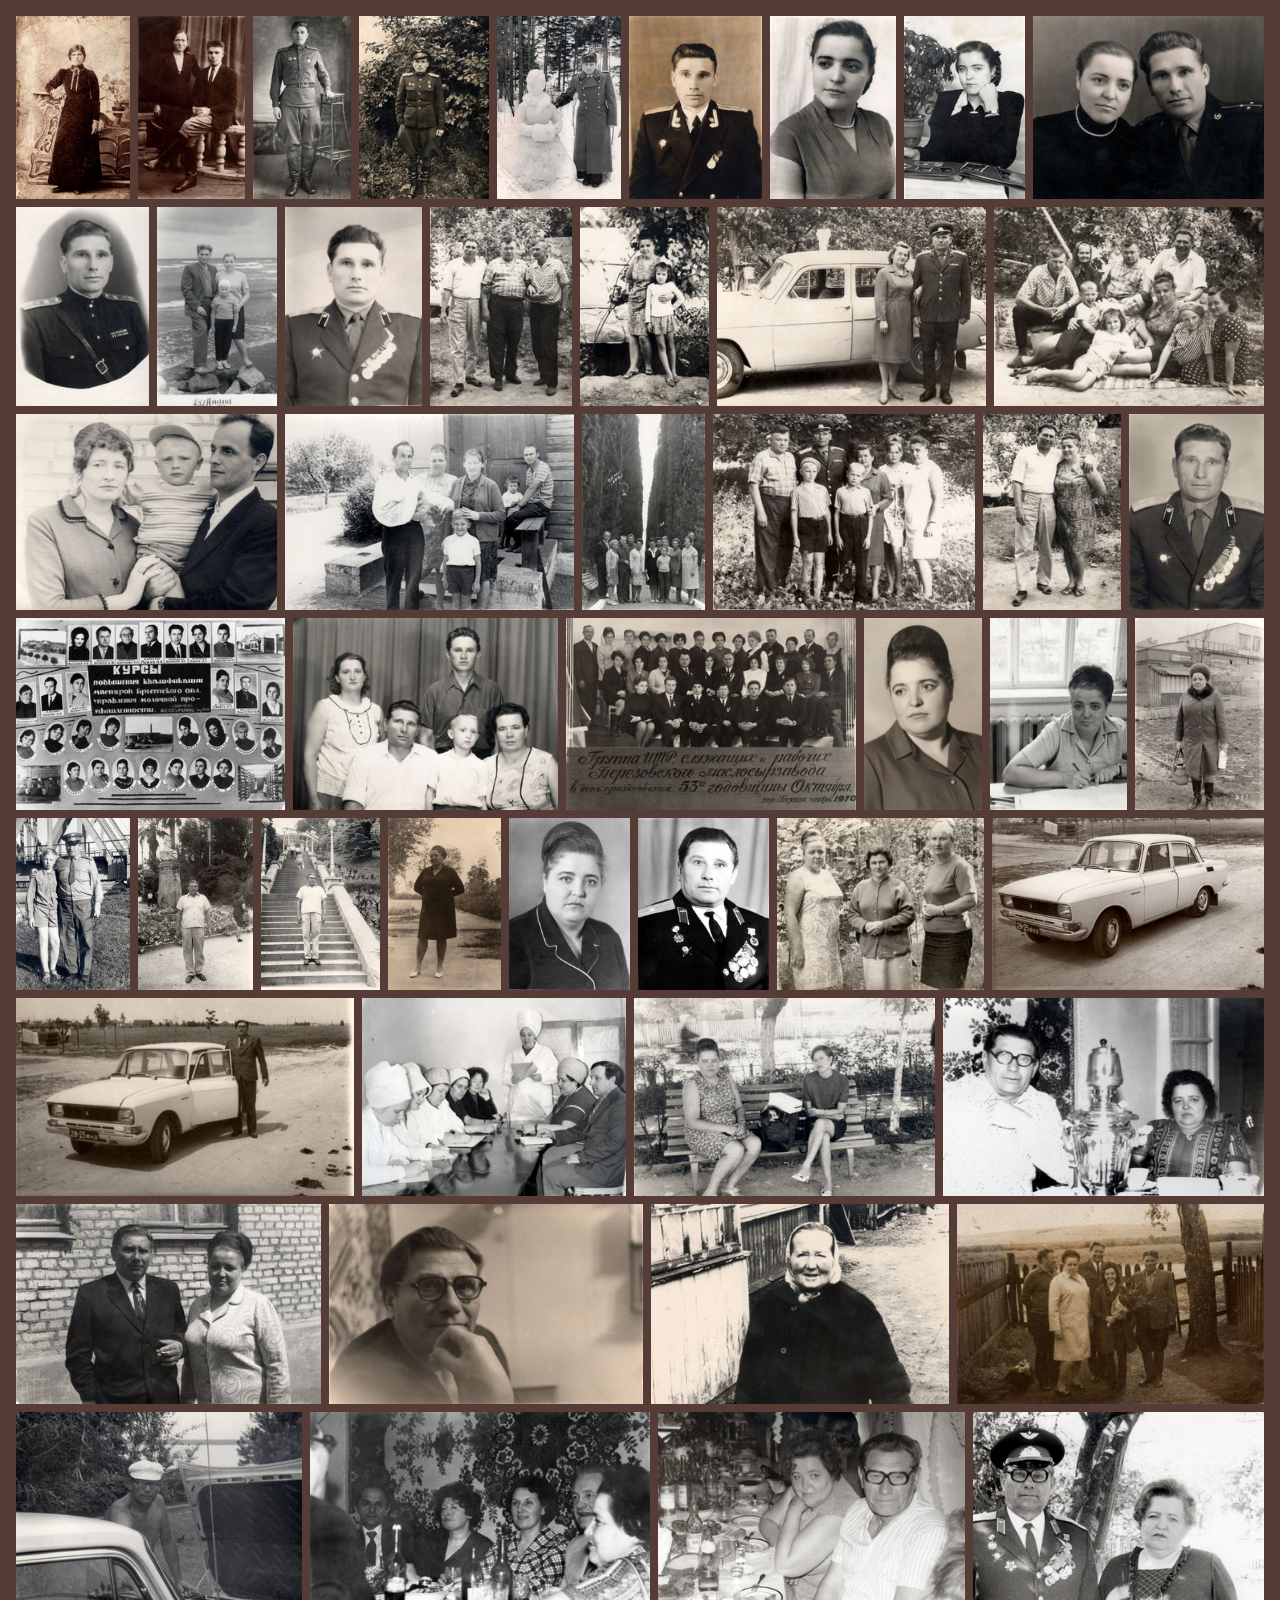
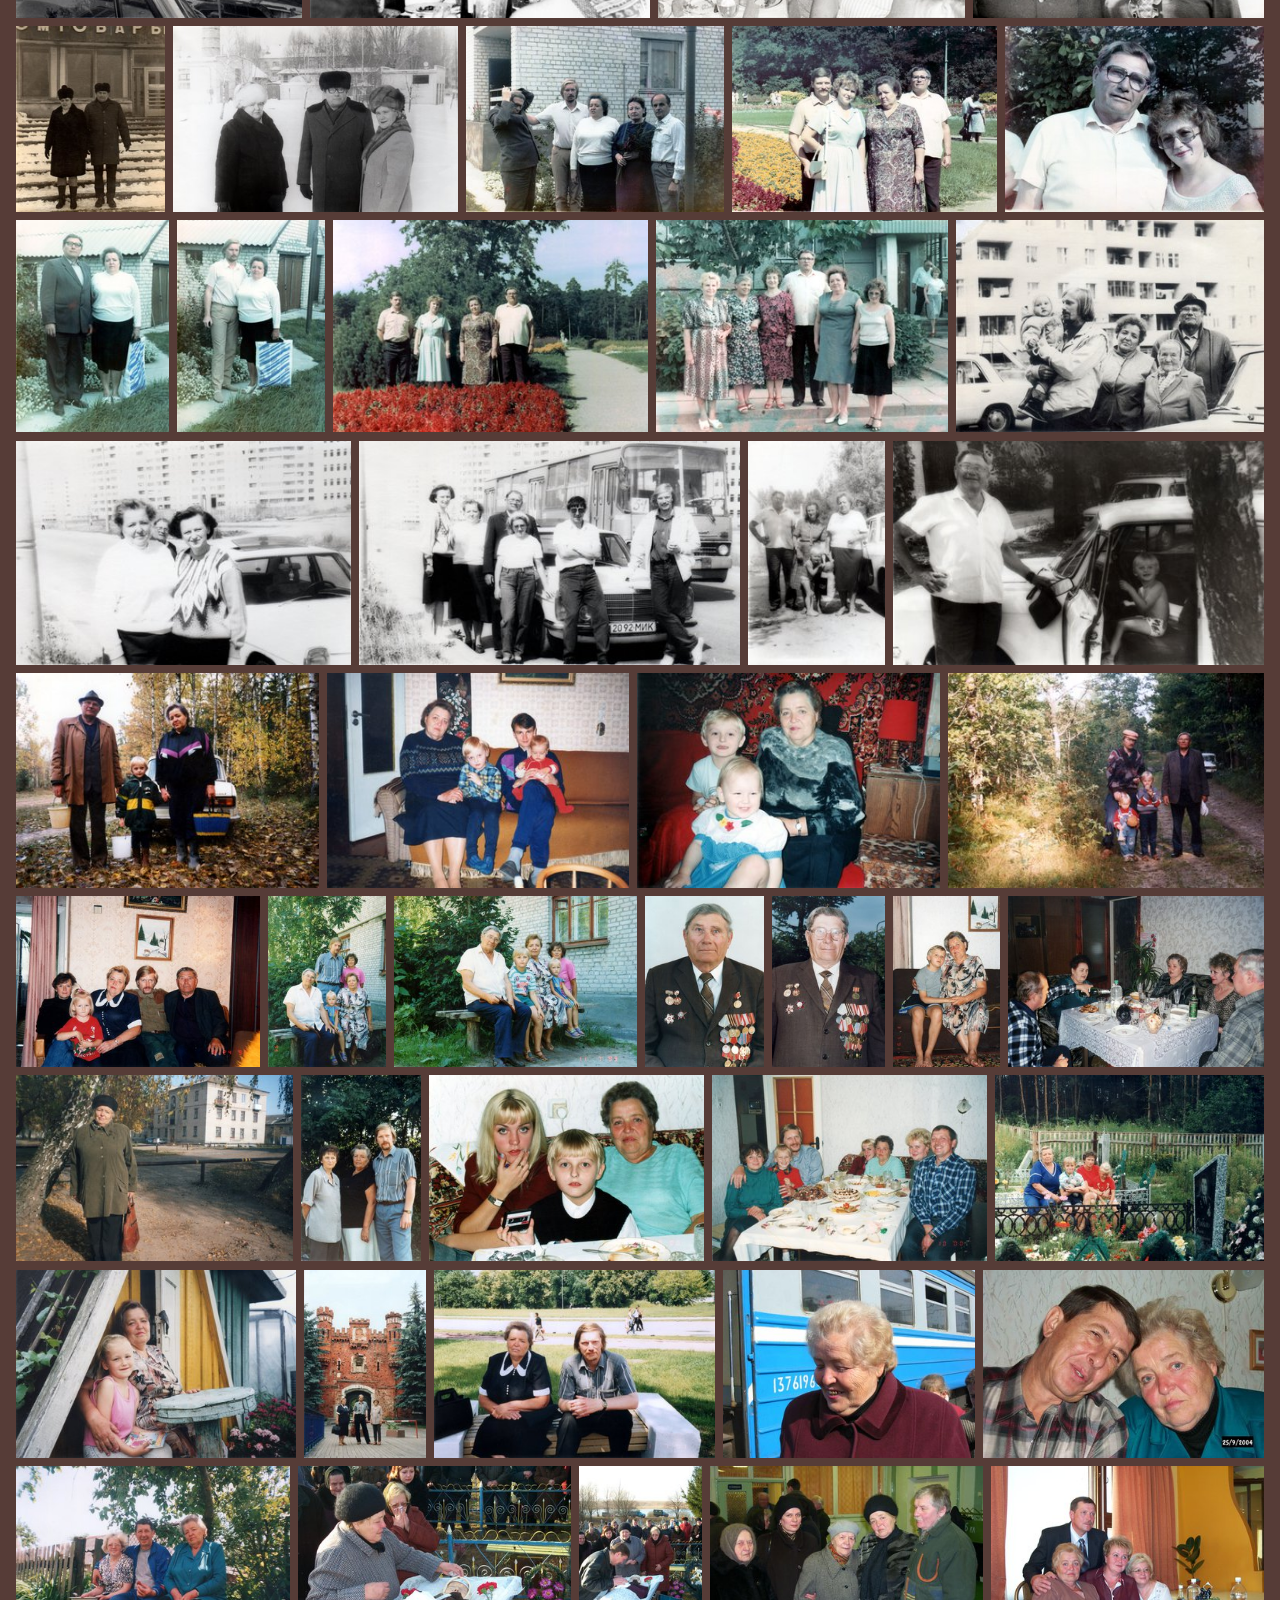
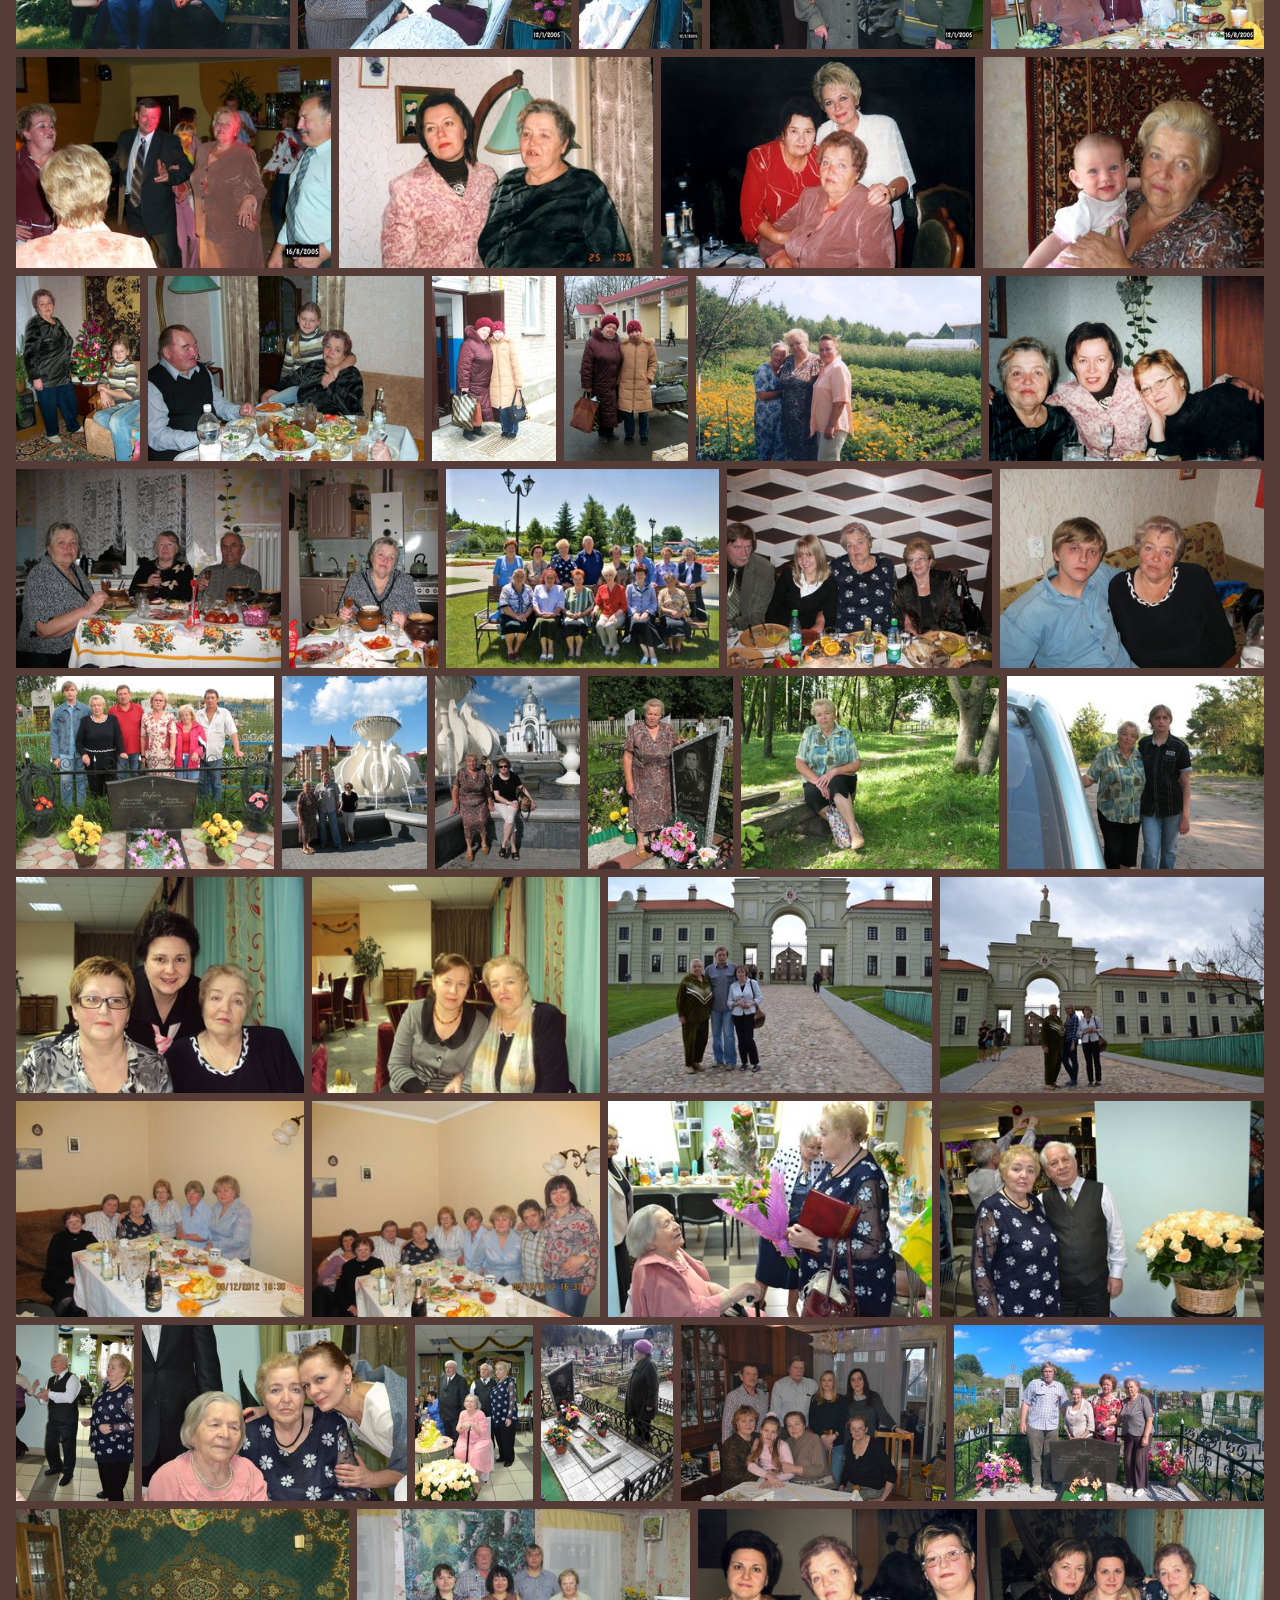
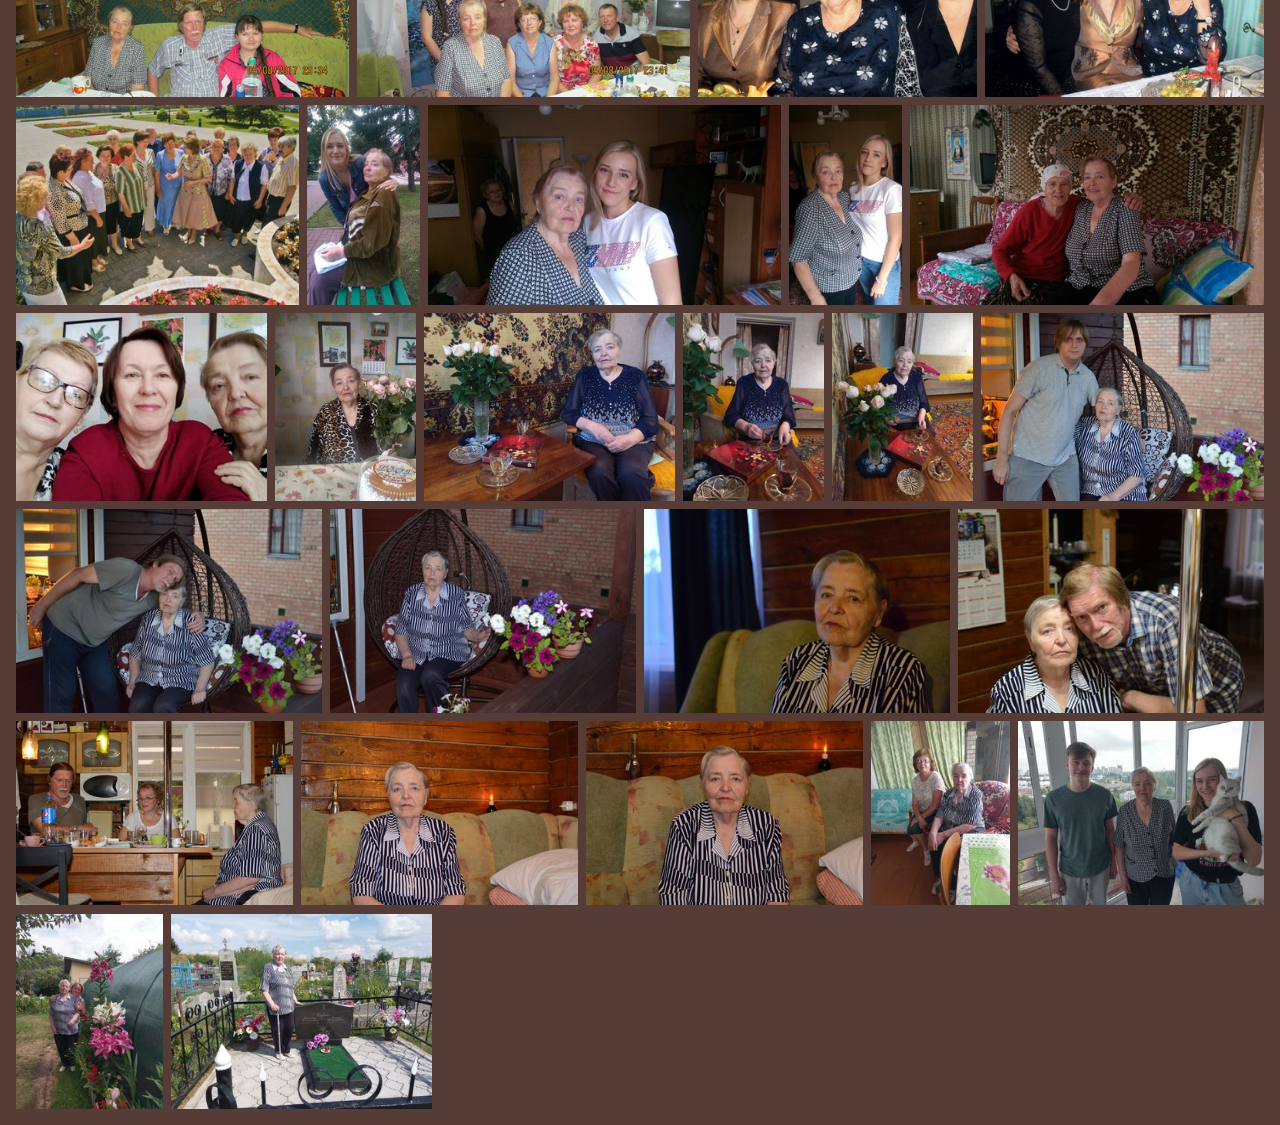
<file: photos/index.html>
<!doctype html>
<html>
<head>
  <meta charset="utf-8">
  <meta name="viewport" content="width=device-width, initial-scale=1">
  <title>Фотогалерея</title>
  <script src="static/bundle.js"></script>
  <link rel="stylesheet" href="static/bundle.css">
</head>

<body>
<div id="gallery" class="justified-gallery">
    <figure>
        <a href="img095%D0%BF%D0%B0%D0%BF%D0%B8%D0%BD%D0%B0%20%D0%BC%D0%B0%D0%BC%D0%B0.jpg" title="Папина мама" data-size="1202x1920"><img src="thumbnails/img095%D0%BF%D0%B0%D0%BF%D0%B8%D0%BD%D0%B0%20%D0%BC%D0%B0%D0%BC%D0%B0.jpg" width="150" height="240"/></a>
    </figure>
    <figure>
        <a href="img079%D0%B1%D0%9B%D0%B8%D0%B4%D0%B0.jpg" title="Родители мамы" data-size="1123x1920"><img src="thumbnails/img079%D0%B1%D0%9B%D0%B8%D0%B4%D0%B0.jpg" width="140" height="240"/></a>
    </figure>
    <figure>
        <a href="img073-1947.jpg" title="1947 г." data-size="1024x1920"><img src="thumbnails/img073-1947.jpg" width="128" height="240"/></a>
    </figure>
    <figure>
        <a href="img085-1949.jpg" title="1949 г." data-size="1359x1920"><img src="thumbnails/img085-1949.jpg" width="170" height="240"/></a>
    </figure>
    <figure>
        <a href="img058%D0%BA%D0%BE%D0%BD50.jpg" title="Конец 50-х гг." data-size="1292x1920"><img src="thumbnails/img058%D0%BA%D0%BE%D0%BD50.jpg" width="162" height="240"/></a>
    </figure>
    <figure>
        <a href="img042-5-10-56.jpg" title="5 октября 1956 г." data-size="1392x1920"><img src="thumbnails/img042-5-10-56.jpg" width="174" height="240"/></a>
    </figure>
    <figure>
        <a href="img074-1958.jpg" title="1958 г." data-size="1320x1920"><img src="thumbnails/img074-1958.jpg" width="165" height="240"/></a>
    </figure>
    <figure>
        <a href="img075-1958.jpg" title="1958 г." data-size="1272x1920"><img src="thumbnails/img075-1958.jpg" width="159" height="240"/></a>
    </figure>
    <figure>
        <a href="img111-1959.jpg" title="1959 г." data-size="1920x1515"><img src="thumbnails/img111-1959.jpg" width="304" height="240"/></a>
    </figure>
    <figure>
        <a href="img049%D0%BD%D0%B0%D1%8760%D1%85.jpg" title="Начало 60-х гг." data-size="1280x1920"><img src="thumbnails/img049%D0%BD%D0%B0%D1%8760%D1%85.jpg" width="160" height="240"/></a>
    </figure>
    <figure>
        <a href="img072-1964.jpg" title="1964 г." data-size="1163x1920"><img src="thumbnails/img072-1964.jpg" width="145" height="240"/></a>
    </figure>
    <figure>
        <a href="img054%D1%81%D0%B5%D1%8060%D1%85.jpg" title="Середина 60-х гг." data-size="1320x1920"><img src="thumbnails/img054%D1%81%D0%B5%D1%8060%D1%85.jpg" width="165" height="240"/></a>
    </figure>
    <figure>
        <a href="img050-1968.jpg" title="1968 г." data-size="1372x1920"><img src="thumbnails/img050-1968.jpg" width="171" height="240"/></a>
    </figure>
    <figure>
        <a href="img052-1968.jpg" title="1968 г." data-size="1248x1920"><img src="thumbnails/img052-1968.jpg" width="156" height="240"/></a>
    </figure>
    <figure>
        <a href="img053-1968.jpg" title="1968 г." data-size="1920x1422"><img src="thumbnails/img053-1968.jpg" width="324" height="240"/></a>
    </figure>
    <figure>
        <a href="img064-1968.jpg" title="1968 г." data-size="1920x1418"><img src="thumbnails/img064-1968.jpg" width="325" height="240"/></a>
    </figure>
    <figure>
        <a href="img066%D0%BA%D0%BE%D1%82%D1%8B.jpg" title="Коты" data-size="1920x1440"><img src="thumbnails/img066%D0%BA%D0%BE%D1%82%D1%8B.jpg" width="320" height="240"/></a>
    </figure>
    <figure>
        <a href="img067%D0%BA%D0%BE%D1%82%D1%8B-%D0%B2%D0%B8%D1%82.jpg" title="Коты" data-size="1920x1297"><img src="thumbnails/img067%D0%BA%D0%BE%D1%82%D1%8B-%D0%B2%D0%B8%D1%82.jpg" width="355" height="240"/></a>
    </figure>
    <figure>
        <a href="img080-1967.jpg" title="Сочи. 1967 г." data-size="1205x1920"><img src="thumbnails/img080-1967.jpg" width="151" height="240"/></a>
    </figure>
    <figure>
        <a href="img069-1968.jpg" title="1968 г." data-size="1920x1429"><img src="thumbnails/img069-1968.jpg" width="322" height="240"/></a>
    </figure>
    <figure>
        <a href="img071-1968.jpg" title="1968 г." data-size="1349x1920"><img src="thumbnails/img071-1968.jpg" width="169" height="240"/></a>
    </figure>
    <figure>
        <a href="img082%D1%81%D1%8060%D1%85.jpg" title="Середина 60-х гг." data-size="1317x1920"><img src="thumbnails/img082%D1%81%D1%8060%D1%85.jpg" width="165" height="240"/></a>
    </figure>
    <figure>
        <a href="img090%D0%BA%D1%83%D1%80%D1%81%D1%8B69.jpg" title="Курсы. 1969 г." data-size="1920x1375"><img src="thumbnails/img090%D0%BA%D1%83%D1%80%D1%81%D1%8B69.jpg" width="335" height="240"/></a>
    </figure>
    <figure>
        <a href="img088%D1%81%D1%83%D0%BC%D1%8B.jpg" title="Сумы" data-size="1920x1395"><img src="thumbnails/img088%D1%81%D1%83%D0%BC%D1%8B.jpg" width="330" height="240"/></a>
    </figure>
    <figure>
        <a href="img089%D0%B3%D1%80%D1%83%D0%BF%D0%BF%D0%B070.jpg" title="1970 г." data-size="1920x1278"><img src="thumbnails/img089%D0%B3%D1%80%D1%83%D0%BF%D0%BF%D0%B070.jpg" width="361" height="240"/></a>
    </figure>
    <figure>
        <a href="img063%D0%BD%D0%B0%D1%8770.jpg" title="Начало 70-х гг." data-size="1179x1920"><img src="thumbnails/img063%D0%BD%D0%B0%D1%8770.jpg" width="147" height="240"/></a>
    </figure>
    <figure>
        <a href="img093%D0%BD%D0%B0%D1%8770%D1%85.jpg" title="Начало 70-х гг." data-size="1369x1920"><img src="thumbnails/img093%D0%BD%D0%B0%D1%8770%D1%85.jpg" width="171" height="240"/></a>
    </figure>
    <figure>
        <a href="img043-1972.jpg" title="1972 г." data-size="1297x1920"><img src="thumbnails/img043-1972.jpg" width="162" height="240"/></a>
    </figure>
    <figure>
        <a href="img070-1973.jpg" title="1973 г." data-size="1270x1920"><img src="thumbnails/img070-1973.jpg" width="159" height="240"/></a>
    </figure>
    <figure>
        <a href="img036%D0%A1%D1%83%D1%85%D1%83%D0%BC%D0%B874.jpg" title="Сухуми. 1974 г." data-size="1289x1920"><img src="thumbnails/img036%D0%A1%D1%83%D1%85%D1%83%D0%BC%D0%B874.jpg" width="161" height="240"/></a>
    </figure>
    <figure>
        <a href="img060%D1%81%D1%83%D1%85%D1%83%D0%BC%D0%B3%D0%BE%D1%80%D0%B074.jpg" title="Сухумская гора. 1974 г." data-size="1338x1920"><img src="thumbnails/img060%D1%81%D1%83%D1%85%D1%83%D0%BC%D0%B3%D0%BE%D1%80%D0%B074.jpg" width="167" height="240"/></a>
    </figure>
    <figure>
        <a href="img122%D0%B2%D0%BE%D0%B7%D0%BB%D0%B5%D0%94%D0%BE%D0%BC%D0%B0.jpg" title="Возле дома. 70-е гг." data-size="1262x1920"><img src="thumbnails/img122%D0%B2%D0%BE%D0%B7%D0%BB%D0%B5%D0%94%D0%BE%D0%BC%D0%B0.jpg" width="158" height="240"/></a>
    </figure>
    <figure>
        <a href="img019mama1975-kor-1.jpg" title="Мама. 1975 г." data-size="1355x1920"><img src="thumbnails/img019mama1975-kor-1.jpg" width="169" height="240"/></a>
    </figure>
    <figure>
        <a href="img034papa1975-600.jpg" title="Папа. 1975 г." data-size="1466x1920"><img src="thumbnails/img034papa1975-600.jpg" width="183" height="240"/></a>
    </figure>
    <figure>
        <a href="img065-1975.jpg" title="1975 г." data-size="1920x1587"><img src="thumbnails/img065-1975.jpg" width="290" height="240"/></a>
    </figure>
    <figure>
        <a href="img045%D0%BC%D0%BE%D1%81%D0%BA%D0%B2%D0%B8%D1%8776.jpg" title="Москвич. 1976 г." data-size="1920x1213"><img src="thumbnails/img045%D0%BC%D0%BE%D1%81%D0%BA%D0%B2%D0%B8%D1%8776.jpg" width="380" height="240"/></a>
    </figure>
    <figure>
        <a href="img062-1976.jpg" title="1976 г." data-size="1920x1127"><img src="thumbnails/img062-1976.jpg" width="409" height="240"/></a>
    </figure>
    <figure>
        <a href="img038%D0%BC%D1%81%D0%B7-%D1%81%D1%8070%D1%85.jpg" title="Маслосырзавод. Середина 70-х гг." data-size="1920x1442"><img src="thumbnails/img038%D0%BC%D1%81%D0%B7-%D1%81%D1%8070%D1%85.jpg" width="320" height="240"/></a>
    </figure>
    <figure>
        <a href="img061%D1%81%D0%B5%D1%8070%D1%85.jpg" title="Середина 70-х гг." data-size="1920x1263"><img src="thumbnails/img061%D1%81%D0%B5%D1%8070%D1%85.jpg" width="365" height="240"/></a>
    </figure>
    <figure>
        <a href="img068%D1%81%D0%B5%D1%8070%D1%85.jpg" title="Середина 70-х гг." data-size="1920x1189"><img src="thumbnails/img068%D1%81%D0%B5%D1%8070%D1%85.jpg" width="388" height="240"/></a>
    </figure>
    <figure>
        <a href="img077-%D1%81%D0%B5%D1%8070%D1%85.jpg" title="Середина 70-х гг." data-size="1920x1263"><img src="thumbnails/img077-%D1%81%D0%B5%D1%8070%D1%85.jpg" width="365" height="240"/></a>
    </figure>
    <figure>
        <a href="img078-%D1%81%D0%B5%D1%8070%D1%85.jpg" title="Середина 70-х гг." data-size="1920x1226"><img src="thumbnails/img078-%D1%81%D0%B5%D1%8070%D1%85.jpg" width="376" height="240"/></a>
    </figure>
    <figure>
        <a href="img081%D1%81%D1%8070%D1%85.jpg" title="Середина 70-х гг." data-size="1920x1290"><img src="thumbnails/img081%D1%81%D1%8070%D1%85.jpg" width="357" height="240"/></a>
    </figure>
    <figure>
        <a href="img121%D0%9F%D0%B5%D1%82%D0%BA%D0%BE%D0%B2%D0%B8%D1%87%D0%B870%D0%B5.jpg" title="Петковичи. 70-е гг." data-size="1920x1250"><img src="thumbnails/img121%D0%9F%D0%B5%D1%82%D0%BA%D0%BE%D0%B2%D0%B8%D1%87%D0%B870%D0%B5.jpg" width="369" height="240"/></a>
    </figure>
    <figure>
        <a href="img039%D0%BA%D0%BE%D0%BD70%D1%85.jpg" title="Конец 70-х гг." data-size="1920x1381"><img src="thumbnails/img039%D0%BA%D0%BE%D0%BD70%D1%85.jpg" width="334" height="240"/></a>
    </figure>
    <figure>
        <a href="img040%D0%BA%D0%BE%D0%BD70%D1%85.jpg" title="Конец 70-х гг." data-size="1920x1160"><img src="thumbnails/img040%D0%BA%D0%BE%D0%BD70%D1%85.jpg" width="397" height="240"/></a>
    </figure>
    <figure>
        <a href="img041%D0%BA%D0%BE%D0%BD70%D1%85.jpg" title="Конец 70-х гг." data-size="1920x1287"><img src="thumbnails/img041%D0%BA%D0%BE%D0%BD70%D1%85.jpg" width="358" height="240"/></a>
    </figure>
    <figure>
        <a href="img044%D0%BA%D0%BE%D0%BD70%D1%85.jpg" title="Конец 70-х гг." data-size="1920x1361"><img src="thumbnails/img044%D0%BA%D0%BE%D0%BD70%D1%85.jpg" width="339" height="240"/></a>
    </figure>
    <figure>
        <a href="img046%D0%BD%D0%B0%D1%8780.jpg" title="Начало 80-х гг." data-size="1542x1920"><img src="thumbnails/img046%D0%BD%D0%B0%D1%8780.jpg" width="193" height="240"/></a>
    </figure>
    <figure>
        <a href="img047%D1%81%D0%B5%D1%8080%D1%85.jpg" title="Середина 80-х гг." data-size="1920x1248"><img src="thumbnails/img047%D1%81%D0%B5%D1%8080%D1%85.jpg" width="369" height="240"/></a>
    </figure>
    <figure>
        <a href="img091-1989.jpg" title="1989 г." data-size="1920x1379"><img src="thumbnails/img091-1989.jpg" width="334" height="240"/></a>
    </figure>
    <figure>
        <a href="img094-1989.jpg" title="1989 г." data-size="1920x1342"><img src="thumbnails/img094-1989.jpg" width="343" height="240"/></a>
    </figure>
    <figure>
        <a href="img098-1989.jpg" title="1989 г." data-size="1920x1382"><img src="thumbnails/img098-1989.jpg" width="333" height="240"/></a>
    </figure>
    <figure>
        <a href="img099-1989.jpg" title="1989 г." data-size="1378x1920"><img src="thumbnails/img099-1989.jpg" width="172" height="240"/></a>
    </figure>
    <figure>
        <a href="img100-1989.jpg" title="1989 г." data-size="1339x1920"><img src="thumbnails/img100-1989.jpg" width="167" height="240"/></a>
    </figure>
    <figure>
        <a href="img101-1989.jpg" title="1989 г." data-size="1920x1298"><img src="thumbnails/img101-1989.jpg" width="355" height="240"/></a>
    </figure>
    <figure>
        <a href="img103-1989.jpg" title="1989 г." data-size="1920x1402"><img src="thumbnails/img103-1989.jpg" width="329" height="240"/></a>
    </figure>
    <figure>
        <a href="img084-1992.jpg" title="1992 г." data-size="1920x1323"><img src="thumbnails/img084-1992.jpg" width="348" height="240"/></a>
    </figure>
    <figure>
        <a href="img056-93.jpg" title="1993 г." data-size="1920x1288"><img src="thumbnails/img056-93.jpg" width="358" height="240"/></a>
    </figure>
    <figure>
        <a href="img083-1993.jpg" title="1993 г." data-size="1920x1132"><img src="thumbnails/img083-1993.jpg" width="407" height="240"/></a>
    </figure>
    <figure>
        <a href="img057-94.jpg" title="1994 г." data-size="1170x1920"><img src="thumbnails/img057-94.jpg" width="146" height="240"/></a>
    </figure>
    <figure>
        <a href="img092-94.jpg" title="1994 г." data-size="1920x1164"><img src="thumbnails/img092-94.jpg" width="396" height="240"/></a>
    </figure>
    <figure>
        <a href="img097-1995.jpg" title="1995 г." data-size="1920x1358"><img src="thumbnails/img097-1995.jpg" width="339" height="240"/></a>
    </figure>
    <figure>
        <a href="img104-1996.jpg" title="1996 г." data-size="1920x1364"><img src="thumbnails/img104-1996.jpg" width="338" height="240"/></a>
    </figure>
    <figure>
        <a href="img149.jpg" title="1996(?) г." data-size="1920x1359"><img src="thumbnails/img149.jpg" width="339" height="240"/></a>
    </figure>
    <figure>
        <a href="img105-1997.jpg" title="1997 г." data-size="1920x1307"><img src="thumbnails/img105-1997.jpg" width="353" height="240"/></a>
    </figure>
    <figure>
        <a href="img146.jpg" title="24 августа 1998 г." data-size="1920x1349"><img src="thumbnails/img146.jpg" width="342" height="240"/></a>
    </figure>
    <figure>
        <a href="img148.jpg" title="11 июля 1999 г." data-size="1322x1920"><img src="thumbnails/img148.jpg" width="165" height="240"/></a>
    </figure>
    <figure>
        <a href="img117-1999.jpg" title="11 июля 1999 г." data-size="1920x1356"><img src="thumbnails/img117-1999.jpg" width="340" height="240"/></a>
    </figure>
    <figure>
        <a href="img110-1999.jpg" title="1999 г." data-size="1335x1920"><img src="thumbnails/img110-1999.jpg" width="167" height="240"/></a>
    </figure>
    <figure>
        <a href="img035.jpg" title="Конец 90-х гг." data-size="1271x1920"><img src="thumbnails/img035.jpg" width="159" height="240"/></a>
    </figure>
    <figure>
        <a href="img102-2000.jpg" title="2000 г." data-size="1202x1920"><img src="thumbnails/img102-2000.jpg" width="150" height="240"/></a>
    </figure>
    <figure>
        <a href="img112-2000.jpg" title="2000 г." data-size="1920x1284"><img src="thumbnails/img112-2000.jpg" width="359" height="240"/></a>
    </figure>
    <figure>
        <a href="img106%D0%BD%D0%B0%D1%872000.jpg" title="Начало 2000-х гг." data-size="1920x1291"><img src="thumbnails/img106%D0%BD%D0%B0%D1%872000.jpg" width="357" height="240"/></a>
    </figure>
    <figure>
        <a href="img151.jpg" title="Начало 2000-х гг." data-size="1244x1920"><img src="thumbnails/img151.jpg" width="155" height="240"/></a>
    </figure>
    <figure>
        <a href="img153.jpg" title="4 октября 2000 г." data-size="1920x1300"><img src="thumbnails/img153.jpg" width="354" height="240"/></a>
    </figure>
    <figure>
        <a href="img155.jpg" title="4 октября 2000 г." data-size="1920x1298"><img src="thumbnails/img155.jpg" width="355" height="240"/></a>
    </figure>
    <figure>
        <a href="img108-2001.jpg" title="2001 г." data-size="1920x1332"><img src="thumbnails/img108-2001.jpg" width="346" height="240"/></a>
    </figure>
    <figure>
        <a href="img152.jpg" title="30 июня 2001 г." data-size="1920x1295"><img src="thumbnails/img152.jpg" width="356" height="240"/></a>
    </figure>
    <figure>
        <a href="img147.jpg" title="Брест. 1 июля 2001 г." data-size="1242x1920"><img src="thumbnails/img147.jpg" width="155" height="240"/></a>
    </figure>
    <figure>
        <a href="img154.jpg" title="Брест. 1 июля 2001 г." data-size="1920x1289"><img src="thumbnails/img154.jpg" width="357" height="240"/></a>
    </figure>
    <figure>
        <a href="%D0%A4%D0%BE%D1%82%D0%BE2004-1.jpg" title="25 сентября 2004 г." data-size="1600x1200"><img src="thumbnails/%D0%A4%D0%BE%D1%82%D0%BE2004-1.jpg" width="320" height="240"/></a>
    </figure>
    <figure>
        <a href="%D0%A4%D0%BE%D1%82%D0%BE2004-2.jpg" title="25 сентября 2004 г." data-size="1792x1200"><img src="thumbnails/%D0%A4%D0%BE%D1%82%D0%BE2004-2.jpg" width="358" height="240"/></a>
    </figure>
    <figure>
        <a href="img096-2005.jpg" title="2005 г." data-size="1920x1284"><img src="thumbnails/img096-2005.jpg" width="359" height="240"/></a>
    </figure>
    <figure>
        <a href="%D0%A4%D0%BE%D1%82%D0%BE2005-1.jpg" title="12 января 2005 г." data-size="1792x1200"><img src="thumbnails/%D0%A4%D0%BE%D1%82%D0%BE2005-1.jpg" width="358" height="240"/></a>
    </figure>
    <figure>
        <a href="%D0%A4%D0%BE%D1%82%D0%BE2005-2.jpg" title="12 января 2005 г." data-size="1200x1792"><img src="thumbnails/%D0%A4%D0%BE%D1%82%D0%BE2005-2.jpg" width="161" height="240"/></a>
    </figure>
    <figure>
        <a href="%D0%A4%D0%BE%D1%82%D0%BE2005-3.jpg" title="12 января 2005 г." data-size="1792x1200"><img src="thumbnails/%D0%A4%D0%BE%D1%82%D0%BE2005-3.jpg" width="358" height="240"/></a>
    </figure>
    <figure>
        <a href="%D0%A4%D0%BE%D1%82%D0%BE2005-4.jpg" title="16 августа 2005 г." data-size="1792x1200"><img src="thumbnails/%D0%A4%D0%BE%D1%82%D0%BE2005-4.jpg" width="358" height="240"/></a>
    </figure>
    <figure>
        <a href="%D0%A4%D0%BE%D1%82%D0%BE2005-5.jpg" title="16 августа 2005 г." data-size="1792x1200"><img src="thumbnails/%D0%A4%D0%BE%D1%82%D0%BE2005-5.jpg" width="358" height="240"/></a>
    </figure>
    <figure>
        <a href="img107-2006.jpg" title="25 января 2006 г." data-size="1920x1291"><img src="thumbnails/img107-2006.jpg" width="357" height="240"/></a>
    </figure>
    <figure>
        <a href="img116-2006.jpg" title="2006 г." data-size="1920x1291"><img src="thumbnails/img116-2006.jpg" width="357" height="240"/></a>
    </figure>
    <figure>
        <a href="%D0%A4%D0%BE%D1%82%D0%BE2007-1.jpg" title="12 августа 2007 г." data-size="1920x1440"><img src="thumbnails/%D0%A4%D0%BE%D1%82%D0%BE2007-1.jpg" width="320" height="240"/></a>
    </figure>
    <figure>
        <a href="%D0%A4%D0%BE%D1%82%D0%BE2007-2.jpg" title="2007 г." data-size="1200x1792"><img src="thumbnails/%D0%A4%D0%BE%D1%82%D0%BE2007-2.jpg" width="161" height="240"/></a>
    </figure>
    <figure>
        <a href="%D0%A4%D0%BE%D1%82%D0%BE2007-3.jpg" title="2007 г." data-size="1792x1200"><img src="thumbnails/%D0%A4%D0%BE%D1%82%D0%BE2007-3.jpg" width="358" height="240"/></a>
    </figure>
    <figure>
        <a href="%D0%A4%D0%BE%D1%82%D0%BE2007-4.jpg" title="2007 г." data-size="1200x1792"><img src="thumbnails/%D0%A4%D0%BE%D1%82%D0%BE2007-4.jpg" width="161" height="240"/></a>
    </figure>
    <figure>
        <a href="%D0%A4%D0%BE%D1%82%D0%BE2007-5.jpg" title="2007 г." data-size="1200x1792"><img src="thumbnails/%D0%A4%D0%BE%D1%82%D0%BE2007-5.jpg" width="161" height="240"/></a>
    </figure>
    <figure>
        <a href="img109-3%D1%81%D0%B5%D1%81%D1%82%D1%80%D1%8B08.jpg" title="Три сестры. 2008 г." data-size="1920x1244"><img src="thumbnails/img109-3%D1%81%D0%B5%D1%81%D1%82%D1%80%D1%8B08.jpg" width="370" height="240"/></a>
    </figure>
    <figure>
        <a href="img115-2008.jpg" title="2008 г." data-size="1920x1291"><img src="thumbnails/img115-2008.jpg" width="357" height="240"/></a>
    </figure>
    <figure>
        <a href="%D0%A4%D0%BE%D1%82%D0%BE2008-1.jpg" title="2 февраля 2008 г." data-size="1632x1224"><img src="thumbnails/%D0%A4%D0%BE%D1%82%D0%BE2008-1.jpg" width="320" height="240"/></a>
    </figure>
    <figure>
        <a href="%D0%A4%D0%BE%D1%82%D0%BE2008-2.jpg" title="2 февраля 2008 г." data-size="1224x1632"><img src="thumbnails/%D0%A4%D0%BE%D1%82%D0%BE2008-2.jpg" width="180" height="240"/></a>
    </figure>
    <figure>
        <a href="img120%D0%B0%D0%BB%D1%8C%D0%B1%D0%BE%D0%BC2009.jpg" title="Альбом. 2009 г." data-size="1920x1396"><img src="thumbnails/img120%D0%B0%D0%BB%D1%8C%D0%B1%D0%BE%D0%BC2009.jpg" width="330" height="240"/></a>
    </figure>
    <figure>
        <a href="%D0%A4%D0%BE%D1%82%D0%BE2009-1.jpg" title="3 октября 2009 г." data-size="1632x1224"><img src="thumbnails/%D0%A4%D0%BE%D1%82%D0%BE2009-1.jpg" width="320" height="240"/></a>
    </figure>
    <figure>
        <a href="%D0%A4%D0%BE%D1%82%D0%BE2009-2.jpg" title="4 октября 2009 г." data-size="1632x1224"><img src="thumbnails/%D0%A4%D0%BE%D1%82%D0%BE2009-2.jpg" width="320" height="240"/></a>
    </figure>
    <figure>
        <a href="%D0%A4%D0%BE%D1%82%D0%BE2009-3.jpg" title="23 августа 2009 г." data-size="1632x1224"><img src="thumbnails/%D0%A4%D0%BE%D1%82%D0%BE2009-3.jpg" width="320" height="240"/></a>
    </figure>
    <figure>
        <a href="%D0%A4%D0%BE%D1%82%D0%BE2011-1.jpg" title="2 августа 2011 г." data-size="1224x1632"><img src="thumbnails/%D0%A4%D0%BE%D1%82%D0%BE2011-1.jpg" width="180" height="240"/></a>
    </figure>
    <figure>
        <a href="%D0%A4%D0%BE%D1%82%D0%BE2011-2.jpg" title="2 августа 2011 г." data-size="1224x1632"><img src="thumbnails/%D0%A4%D0%BE%D1%82%D0%BE2011-2.jpg" width="180" height="240"/></a>
    </figure>
    <figure>
        <a href="%D0%A4%D0%BE%D1%82%D0%BE2011-3.jpg" title="2 августа 2011 г." data-size="1224x1632"><img src="thumbnails/%D0%A4%D0%BE%D1%82%D0%BE2011-3.jpg" width="180" height="240"/></a>
    </figure>
    <figure>
        <a href="%D0%A4%D0%BE%D1%82%D0%BE2011-4.jpg" title="6 августа 2011 г." data-size="1632x1224"><img src="thumbnails/%D0%A4%D0%BE%D1%82%D0%BE2011-4.jpg" width="320" height="240"/></a>
    </figure>
    <figure>
        <a href="%D0%A4%D0%BE%D1%82%D0%BE2011-5.jpg" title="6 августа 2011 г." data-size="1632x1224"><img src="thumbnails/%D0%A4%D0%BE%D1%82%D0%BE2011-5.jpg" width="320" height="240"/></a>
    </figure>
    <figure>
        <a href="%D0%A4%D0%BE%D1%82%D0%BE2012-1.jpg" title="2012 г." data-size="1920x1440"><img src="thumbnails/%D0%A4%D0%BE%D1%82%D0%BE2012-1.jpg" width="320" height="240"/></a>
    </figure>
    <figure>
        <a href="%D0%A4%D0%BE%D1%82%D0%BE2012-2.jpg" title="2012 г." data-size="1920x1440"><img src="thumbnails/%D0%A4%D0%BE%D1%82%D0%BE2012-2.jpg" width="320" height="240"/></a>
    </figure>
    <figure>
        <a href="%D0%A4%D0%BE%D1%82%D0%BE2012-3.jpg" title="2012 г." data-size="1920x1280"><img src="thumbnails/%D0%A4%D0%BE%D1%82%D0%BE2012-3.jpg" width="360" height="240"/></a>
    </figure>
    <figure>
        <a href="%D0%A4%D0%BE%D1%82%D0%BE2012-4.jpg" title="2012 г." data-size="1920x1280"><img src="thumbnails/%D0%A4%D0%BE%D1%82%D0%BE2012-4.jpg" width="360" height="240"/></a>
    </figure>
    <figure>
        <a href="%D0%A4%D0%BE%D1%82%D0%BE2012-5.jpg" title="8 декабря 2012 г." data-size="800x600"><img src="thumbnails/%D0%A4%D0%BE%D1%82%D0%BE2012-5.jpg" width="320" height="240"/></a>
    </figure>
    <figure>
        <a href="%D0%A4%D0%BE%D1%82%D0%BE2012-6.jpg" title="8 декабря 2012 г." data-size="800x600"><img src="thumbnails/%D0%A4%D0%BE%D1%82%D0%BE2012-6.jpg" width="320" height="240"/></a>
    </figure>
    <figure>
        <a href="%D0%A4%D0%BE%D1%82%D0%BE2014-1.jpg" title="10 января 2014 г." data-size="1920x1280"><img src="thumbnails/%D0%A4%D0%BE%D1%82%D0%BE2014-1.jpg" width="360" height="240"/></a>
    </figure>
    <figure>
        <a href="%D0%A4%D0%BE%D1%82%D0%BE2014-2.jpg" title="10 января 2014 г." data-size="1920x1280"><img src="thumbnails/%D0%A4%D0%BE%D1%82%D0%BE2014-2.jpg" width="360" height="240"/></a>
    </figure>
    <figure>
        <a href="%D0%A4%D0%BE%D1%82%D0%BE2014-3.jpg" title="10 января 2014 г." data-size="1280x1920"><img src="thumbnails/%D0%A4%D0%BE%D1%82%D0%BE2014-3.jpg" width="160" height="240"/></a>
    </figure>
    <figure>
        <a href="%D0%A4%D0%BE%D1%82%D0%BE2014-4.jpg" title="10 января 2014 г." data-size="1920x1280"><img src="thumbnails/%D0%A4%D0%BE%D1%82%D0%BE2014-4.jpg" width="360" height="240"/></a>
    </figure>
    <figure>
        <a href="%D0%A4%D0%BE%D1%82%D0%BE2014-5.jpg" title="10 января 2014 г." data-size="1280x1920"><img src="thumbnails/%D0%A4%D0%BE%D1%82%D0%BE2014-5.jpg" width="160" height="240"/></a>
    </figure>
    <figure>
        <a href="%D0%A4%D0%BE%D1%82%D0%BE2015-1.jpg" title="19 апреля 2015 г." data-size="1440x1920"><img src="thumbnails/%D0%A4%D0%BE%D1%82%D0%BE2015-1.jpg" width="180" height="240"/></a>
    </figure>
    <figure>
        <a href="%D0%A4%D0%BE%D1%82%D0%BE2017-1.jpg" title="2017 г." data-size="3456x2304"><img src="thumbnails/%D0%A4%D0%BE%D1%82%D0%BE2017-1.jpg" width="360" height="240"/></a>
    </figure>
    <figure>
        <a href="%D0%A4%D0%BE%D1%82%D0%BE2017-2.jpg" title="5 августа 2017 г." data-size="1920x1086"><img src="thumbnails/%D0%A4%D0%BE%D1%82%D0%BE2017-2.jpg" width="424" height="240"/></a>
    </figure>
    <figure>
        <a href="%D0%A4%D0%BE%D1%82%D0%BE2017-3.jpg" title="5 августа 2017 г." data-size="1920x1079"><img src="thumbnails/%D0%A4%D0%BE%D1%82%D0%BE2017-3.jpg" width="427" height="240"/></a>
    </figure>
    <figure>
        <a href="%D0%A4%D0%BE%D1%82%D0%BE2017-4.jpg" title="5 августа 2017 г." data-size="1920x1079"><img src="thumbnails/%D0%A4%D0%BE%D1%82%D0%BE2017-4.jpg" width="427" height="240"/></a>
    </figure>
    <figure>
        <a href="img113-2017.jpg" title="2017 г." data-size="1920x1291"><img src="thumbnails/img113-2017.jpg" width="357" height="240"/></a>
    </figure>
    <figure>
        <a href="img114-2017.jpg" title="2017 г." data-size="1920x1287"><img src="thumbnails/img114-2017.jpg" width="358" height="240"/></a>
    </figure>
    <figure>
        <a href="img118.jpg" title="Ветераны на предприятии" data-size="1920x1358"><img src="thumbnails/img118.jpg" width="339" height="240"/></a>
    </figure>
    <figure>
        <a href="%D0%A4%D0%BE%D1%82%D0%BE2018-1.jpg" title="29 августа 2018 г." data-size="1086x1920"><img src="thumbnails/%D0%A4%D0%BE%D1%82%D0%BE2018-1.jpg" width="136" height="240"/></a>
    </figure>
    <figure>
        <a href="%D0%A4%D0%BE%D1%82%D0%BE2018-2.jpg" title="6 сентября 2018 г." data-size="1920x1086"><img src="thumbnails/%D0%A4%D0%BE%D1%82%D0%BE2018-2.jpg" width="424" height="240"/></a>
    </figure>
    <figure>
        <a href="%D0%A4%D0%BE%D1%82%D0%BE2018-3.jpg" title="6 сентября 2018 г." data-size="1086x1920"><img src="thumbnails/%D0%A4%D0%BE%D1%82%D0%BE2018-3.jpg" width="136" height="240"/></a>
    </figure>
    <figure>
        <a href="%D0%A4%D0%BE%D1%82%D0%BE2018-4.jpg" title="7 сентября 2018 г." data-size="1920x1086"><img src="thumbnails/%D0%A4%D0%BE%D1%82%D0%BE2018-4.jpg" width="424" height="240"/></a>
    </figure>
    <figure>
        <a href="%D0%A4%D0%BE%D1%82%D0%BE2019-1.jpg" title="2019 г." data-size="1280x960"><img src="thumbnails/%D0%A4%D0%BE%D1%82%D0%BE2019-1.jpg" width="320" height="240"/></a>
    </figure>
    <figure>
        <a href="%D0%A4%D0%BE%D1%82%D0%BE2019-2.jpg" title="Январь 2019 г." data-size="960x1280"><img src="thumbnails/%D0%A4%D0%BE%D1%82%D0%BE2019-2.jpg" width="180" height="240"/></a>
    </figure>
    <figure>
        <a href="%D0%A4%D0%BE%D1%82%D0%BE2020-1.jpg" title="26 января 2020 г." data-size="1920x1440"><img src="thumbnails/%D0%A4%D0%BE%D1%82%D0%BE2020-1.jpg" width="320" height="240"/></a>
    </figure>
    <figure>
        <a href="%D0%A4%D0%BE%D1%82%D0%BE2020-2.jpg" title="26 января 2020 г." data-size="1440x1920"><img src="thumbnails/%D0%A4%D0%BE%D1%82%D0%BE2020-2.jpg" width="180" height="240"/></a>
    </figure>
    <figure>
        <a href="%D0%A4%D0%BE%D1%82%D0%BE2020-3.jpg" title="26 января 2020 г." data-size="1440x1920"><img src="thumbnails/%D0%A4%D0%BE%D1%82%D0%BE2020-3.jpg" width="180" height="240"/></a>
    </figure>
    <figure>
        <a href="%D0%A4%D0%BE%D1%82%D0%BE2020-4.jpg" title="26 июля 2020 г." data-size="1920x1280"><img src="thumbnails/%D0%A4%D0%BE%D1%82%D0%BE2020-4.jpg" width="360" height="240"/></a>
    </figure>
    <figure>
        <a href="%D0%A4%D0%BE%D1%82%D0%BE2020-5.jpg" title="26 июля 2020 г." data-size="1920x1280"><img src="thumbnails/%D0%A4%D0%BE%D1%82%D0%BE2020-5.jpg" width="360" height="240"/></a>
    </figure>
    <figure>
        <a href="%D0%A4%D0%BE%D1%82%D0%BE2020-6.jpg" title="26 июля 2020 г." data-size="1920x1280"><img src="thumbnails/%D0%A4%D0%BE%D1%82%D0%BE2020-6.jpg" width="360" height="240"/></a>
    </figure>
    <figure>
        <a href="%D0%A4%D0%BE%D1%82%D0%BE2020-7.jpg" title="26 июля 2020 г." data-size="1920x1280"><img src="thumbnails/%D0%A4%D0%BE%D1%82%D0%BE2020-7.jpg" width="360" height="240"/></a>
    </figure>
    <figure>
        <a href="%D0%A4%D0%BE%D1%82%D0%BE2020-8.jpg" title="26 июля 2020 г." data-size="1920x1280"><img src="thumbnails/%D0%A4%D0%BE%D1%82%D0%BE2020-8.jpg" width="360" height="240"/></a>
    </figure>
    <figure>
        <a href="%D0%A4%D0%BE%D1%82%D0%BE2020-9.jpg" title="26 июля 2020 г." data-size="1920x1280"><img src="thumbnails/%D0%A4%D0%BE%D1%82%D0%BE2020-9.jpg" width="360" height="240"/></a>
    </figure>
    <figure>
        <a href="%D0%A4%D0%BE%D1%82%D0%BE2020-10.jpg" title="26 июля 2020 г." data-size="1920x1280"><img src="thumbnails/%D0%A4%D0%BE%D1%82%D0%BE2020-10.jpg" width="360" height="240"/></a>
    </figure>
    <figure>
        <a href="%D0%A4%D0%BE%D1%82%D0%BE2020-11.jpg" title="26 июля 2020 г." data-size="1920x1280"><img src="thumbnails/%D0%A4%D0%BE%D1%82%D0%BE2020-11.jpg" width="360" height="240"/></a>
    </figure>
    <figure>
        <a href="%D0%A4%D0%BE%D1%82%D0%BE2020-12.jpg" title="28 июля 2020 г." data-size="1440x1920"><img src="thumbnails/%D0%A4%D0%BE%D1%82%D0%BE2020-12.jpg" width="180" height="240"/></a>
    </figure>
    <figure>
        <a href="%D0%A4%D0%BE%D1%82%D0%BE2020-13.jpg" title="27 июля 2020 г." data-size="1920x1440"><img src="thumbnails/%D0%A4%D0%BE%D1%82%D0%BE2020-13.jpg" width="320" height="240"/></a>
    </figure>
    <figure>
        <a href="%D0%A4%D0%BE%D1%82%D0%BE2020-14.jpg" title="28 июля 2020 г." data-size="1440x1920"><img src="thumbnails/%D0%A4%D0%BE%D1%82%D0%BE2020-14.jpg" width="180" height="240"/></a>
    </figure>
    <figure>
        <a href="%D0%A4%D0%BE%D1%82%D0%BE2020-15.jpg" title="28 июля 2020 г." data-size="1920x1440"><img src="thumbnails/%D0%A4%D0%BE%D1%82%D0%BE2020-15.jpg" width="320" height="240"/></a>
    </figure>
</div>

<div class="pswp" tabindex="-1" role="dialog" aria-hidden="true">
    <div class="pswp__bg"></div>
    <div class="pswp__scroll-wrap">
        <div class="pswp__container">
            <div class="pswp__item"></div>
            <div class="pswp__item"></div>
            <div class="pswp__item"></div>
        </div>

        <div class="pswp__ui pswp__ui--hidden">
            <div class="pswp__top-bar">
                <div class="pswp__counter"></div>
                <button class="pswp__button pswp__button--close" title="Закрыть (Esc)"></button>
                <button class="pswp__button pswp__button--fs" title="Полный экран"></button>
                <button class="pswp__button pswp__button--zoom" title="Увеличить/уменьшить"></button>
                <div class="pswp__preloader">
                    <div class="pswp__preloader__icn">
                      <div class="pswp__preloader__cut">
                        <div class="pswp__preloader__donut"></div>
                      </div>
                    </div>
                </div>
            </div>

            <div class="pswp__share-modal pswp__share-modal--hidden pswp__single-tap">
                <div class="pswp__share-tooltip"></div> 
            </div>

            <button class="pswp__button pswp__button--arrow--left" title="Предыдущее фото (стрелка влево)"></button>

            <button class="pswp__button pswp__button--arrow--right" title="Следующее фото (стрелка вправо)"></button>

            <div class="pswp__caption">
                <div class="pswp__caption__center"></div>
            </div>
        </div>
    </div>
</div>

<script>
    $(document).ready(function() {
        $("#gallery").justifiedGallery({
            rowHeight : 180,
            lastRow : 'nojustify',
            waitThumbnailsLoad: false,
            captions: false,
            margins: 8,
            selector: 'figure, > div:not(.spinner)'
        }).on('jg.complete', function () {
            initPhotoSwipeFromDOM('#gallery');
        });
    });
</script>

</body>
</html>
</file>
<file: css/custom.css>
@font-face {
    font-family: Alegreyaregular; 
    src: url(/css/fonts/Alegreyaregular.ttf); 
}
@font-face {
    font-family: Alegreyamedium; 
    src: url(/css/fonts/Alegreyamedium.ttf); 
}
@font-face {
    font-family: Alegreyaextrabold; 
    src: url(/css/fonts/Alegreyaextrabold.ttf); 
}
@font-face {
    font-family: Alegreyabold; 
    src: url(/css/fonts/Alegreyabold.ttf); 
}
@font-face {
    font-family: Alegreyablack; 
    src: url(/css/fonts/Alegreyablack.ttf); 
}
body {
	font-family: Alegreyaregular;	
}
.btn-more-file {
	text-decoration: none;
    color: #fff;
    background: #563C37;
    padding: 17px 49px;
    font-size: 18px;
    margin: 15px 0;
    display: inline-block;
	transition:0.5s;
	border:1px solid #563C37;
}
.btn-more-file:hover {
    color: #563C37;
    background: #fff;
	transition:0.5s;
}
.color-page .my-container .mb-15 {
	margin-bottom: 15px;
}

#practice .carousel-new .carousel-inner .carousel-item p {
    height: 240px;
}
#practice .align-items-stretch.pointer-events-none {

	pointer-events: none;
}
.pointer-events-none .btn-practice { 
	opacity:0;
	visibility: hidden;
}
#cont .gm-style .default-card {
	display: none;
}

#practice .carousel-inner .carousel-item {
    background: #fff;
    -webkit-backface-visibility: hidden;
    backface-visibility: hidden;
    transition: -webkit-transform .6s linear;
    transition: transform .6s linear;
    transition: transform .6s linear,-webkit-transform .6s linear;
    padding: 25px 0;
		
}
#practice .carousel-inner .carousel-item.active,
#practice .carousel-inner .carousel-item-next,
#practice .carousel-inner .carousel-item-prev{
    display:flex;
}
#practice  .carousel-inner .carousel-item-right.active,
#practice .carousel-inner .carousel-item-next{
    transform:translateX(25%);
}
#practice .carousel-inner .carousel-item-left.active,
#practice .carousel-inner .carousel-item-prev{
    transform:translateX(-25%);    
}
#practice .carousel-inner .carousel-item-right,
#practice .carousel-inner .carousel-item-left{
    transform:translateX(0);
}
#practice .carousel-inner .carousel-item img {
    height: 224px;
}
#practice .carousel-control-prev,
#practice .carousel-control-next {
    width: 50px;
    height: 50px;
    border-radius: 50%;
    left: 135px;
    top: -40px;
    right: 0;
    background: url('/image/Arrow-2.svg') no-repeat center center, #EFECEB;
	opacity: 1;
	transition:0.3s;
}
#practice .carousel-control-prev:hover,
#practice .carousel-control-next:hover { 
	opacity: 0.7;
	transition:0.3s;
}
#practice .carousel-control-prev {
    left: 70px;
	background: url('/image/Arrow-1.svg') no-repeat center center, #EFECEB;
}
#practice .item-block-practice {
    display: block!important;
    overflow: hidden;
	border: 1px solid #EFECEB;
	margin: 15px;
}
#practice .carousel-inner .carousel-item>div{
     padding-right: 0;
}
#practice .carousel-inner .carousel-item p{
	position: relative;
	overflow: hidden;
    font-family: Alegreyaregular;
    font-style: normal;
    margin: 50px 48px 25px 55px;
    font-size: 18px;
    line-height: 110.6%;
    height: 200px;
 }    
 #practice .date { 
 }
 .btn-practice {
    padding-left: 55px;
    font-size: 18px;
    line-height: 110.6%;
    font-family: Alegreyabold;
}
.btn-practice button {
	border: none;
    background: no-repeat;
    padding: 10px 0 0 0;
}
.slide-practice .modal-content{
    border: 0;
    border-radius: 0;
    box-shadow: 2px 2px 17px rgba(0, 0, 0, 0.25);
}
.slide-practice .close {
    position: absolute;
    right: 20px;
    top: 10px;
    border: none;
    background: no-repeat;
    z-index: 999;
}
.slide-practice .close:focus {
    outline: none; 
}
  .slide-practice   .modal-dialog {
    max-width: 870px;
    
}
.slide-practice .modal-header img {
     width: 100%;
}
.slide-practice  .modal-title {
    font-size: 2rem;
    line-height: 1.1;
}
#practice .item-block-practice:hover .btn-practice a,
#practice .item-block-practice:hover .btn-practice button {
    color: #FF1111;
    transition: 0.5s;
}
#practice .align-items-stretch {
    cursor: pointer;
    transition: .5s;
}
#practice .item-block-practice:hover {
    box-shadow: 0px 2px 5px 2px rgb(0 0 0 / 35%);
    transition: .5s;
}
.dropdown-toggle,
.btn-secondary:hover {
	border:none;
	background: url('/image/burger.svg') no-repeat; /* не менять, а перебивать если нужно или сюда другие стили дополнительные, так как страниц много*/
    background-size: 45px 18px;
    width: 45px;
    height: 18px;
    margin: 36px 28px;
    padding: 0;
	z-index: 9999;
    position: relative;
}
.dropdown-toggle.show{
    background: url('/image/menu-hover.svg') no-repeat; /* не менять, а перебивать если нужно или сюда другие стили дополнительные, так как страниц много*/
	height: 35px;
}
.dropdown-toggle::after {
	display:none;
}
.dropdown {
	position: absolute;
	width:100%;
	height: 100px;
}
.dropdown-item a{
	font-size: 24px;
    text-decoration: none;    
    line-height: 1.7;
	transition: all 0.5s;
	border-bottom: 1px solid transparent;
}
.dropdown-item a:hover {
	transition: all 0.5s;
}
.dropdown-menu ul {
	list-style: none;
}
div .dropdown-item:focus, div .dropdown-item:hover {
	background-color: #e9ecef00;
}
.text-right {
	text-align: right;
}
.dropdown-menu {
	display: inherit;
	min-width: 100%;
	height: 0;
	transform: translate3d(0px, 0px, 0px)!important;
	position: fixed!important;
    transition: height 0.5s;
	overflow: hidden;
	padding: 0;
	border: none;
	inset: 0px auto auto 0px!important;
}
.dropdown-menu.show {
	display: inherit;
	border: 0;
    height: 100vh;
	transform: translate3d(0px, 0px, 0px)!important;
	position: fixed!important;
	transition: height 0.5s;
	
}
.menu-item-align {
	height:100%;
	display: table;
	margin: 0 auto;
}
.footer {
    text-align: center;
    padding: 15px;
    font-size: 18px;
    line-height: 110.6%;
	margin-top: -5px;
}
.footer p {
	font-size:14px;
}
.dropdown-menu ul{
	display: table-cell;
    vertical-align: middle;
	padding: 0;

}
.accordion-item.row,
.preview .row,
.biography .row,
.contacts .row {
	--bs-gutter-x: 0;
}
.preview h1 {
	font-family: Alegreyamedium;
    font-style: normal;
    font-weight: 500;
    font-size: 5vw;
    line-height: 110.6%;    
}
.preview .col-md-7 {
	width: 53%;
	padding: 1.5% 0 0 10%;
	margin-top: 100px;
}
.preview .col-md-5 {
	width: 47%;
	padding: 100px 120px 65px 75px;
}
.preview img {
	width:100%;
	z-index: 2;
    position: relative;
}
.block-date p {
	font-family: Alegreyamedium;
    font-style: normal;
    font-weight: 500;
    font-size: 32px;
    line-height: 44px;
    padding-top: 7%;
}
.prew-about p {
    font-size: 18px;
    line-height: 130%;
    padding-top: 5%;
    padding-right: 23%;
}
.block-date {
	position:relative;
}
.block-date span {
	width: 105%;
    height: 2px;
    display: block;
    position: absolute;
    bottom: -3px;
    right: -20%;
	
}
.photo-gallery h3 {
	font-family: Alegreyabold;
	font-style: normal;
    font-size: 36px;
    line-height: 110.6%;
    padding-top: 35px;
}
.photo-gallery p {
    font-size: 18px;
    line-height: 130%;
    width: 600px;
    margin: 30px auto; 
}
.accordion-item,
.accordion-item .collapsed {
	background: none;
}
 .accordion-body {
    padding: 1rem 0.5rem;
}
 div .accordion-item .collapsed p {
	font-family: Alegreyaregular;
    font-size: 24px;
    line-height: 110.6%;
	margin: 20px auto;
	
}
.photo-gallery  .gal-text {
	width: 100%;
	min-height: 73px;
	display: table;
	background: #fff;
    font-size: 24px;
    line-height: 110.6%;
    text-align: center;
    color: #4A4A4A;   
    margin: 0;
    padding: 10px;
    
}
.photo-gallery  .gal-text span{ 
	display: table-cell;
    vertical-align: middle;
}
.biography {
	background: url('/image/bg-bio.svg') no-repeat;
    background-size: 90%;
}
.biography h3 {
	font-family: Alegreyabold;
    font-size: 36px;
    line-height: 110.6%;	
    padding-top: 30px;
}
.biography p {
	font-size: 18px;
	line-height: 130%;
}
.biography-text {
	margin-right: 14%;    
	padding: 30px 30px 0 30px;	
}
.biography img {
	padding-left: 30px;
}
.biography span {
	height: 2px;
    width: 75%;
    display: block;
}
.words-block {
	 padding-top: 55px;
}
.words-block .title-big {
	position: relative;
	text-align: right;
    font-size: 36px;
    line-height: 110.6%;
    font-family: Alegreyabold;
    padding-right: 70px;
	display: inline-block;
}
.words-block .title-big span{
    height: 2px;
    width: 100%;
    display: block;
	position: absolute;
    right: -40px;
	bottom: -10px;
}
.words-block {
	padding: 20px;
}
.words-block .carousel.pointer-event {
	padding: 0 55px;
}
.item-block-practice {
	position:relative;
}
	
.item-block-practice .review:after {
	content: "";
    width: 100%;
    height: 40px;
    background: linear-gradient(#ffffff00, white);
    display: block;
    position: absolute;
    bottom: 0;
	
}
.item-block-practice .review.not-after:after {
	display:none;
}
.review-name {
	font-size: 24px;
    line-height: 110.6%;
    font-family: Alegreyamedium;
    padding: 45px 20px 15px 52px;
}
.review-date {
	text-align: right;
    font-size: 18px;
    line-height: 110.6%;
    padding: 50px 55px 0px 20px;
    font-family: Alegreyamedium;
}
.contacts .col-md-5 {
	padding-left: 11%;
	position: relative;
}
.contacts .biography-text {
	margin-right: 0%;	
}
.contacts .biography-text iframe{ 
	width: 100%;
    height: 450px;
}
.biography.contacts  span {
	position: absolute; 
    right: 40%;
}
.biography.contacts  {
    background: url('/image/bg-cont.svg') no-repeat;
    background-size: 70%;
}
.contacts h4{
	font-size: 24px;
    line-height: 110.6%;
    font-family: Alegreyabold;
    margin-top: 15%;
}
.contacts p{
    font-size: 24px;
    line-height: 110.6%;
	margin-top: 27px;
	margin-bottom: 0;
}
.contacts h5{
    font-family: Alegreyamedium;
    font-size: 24px;
    line-height: 110.6%;
}
.preview-mob {
	display:none;
}
.photo-gallery .accordion-header p {
    font-family: Alegreyamedium;
    font-size: 24px;
    line-height: 110.6%;
}
.not-accordion .col-md-3>div {
	overflow: hidden;
    height: 395px;
}
.grid .grid-item{
	width: 33%;
    vertical-align: top;
	padding: 0 5px;
	    margin-bottom: 10px;
}
.grid img{
	width: 100%;
	
}
.grid {
	margin: 0 auto;
}

.not-accordion .accordion-header button {
	background:none;
}
.not-accordion .accordion-header button p:hover{
    color: #e4c8c3;
	transition:0.3s;
}
.not-accordion .row {
    --bs-gutter-x: 1.5rem;
    --bs-gutter-y: 0;
    display: flex;
    flex-wrap: wrap;
    margin-top: 0;
    margin-right: 0;
    margin-left: 0; 
}
/*
.modal.fade.slide-practice.show {
	display:table!important;
}
.modal.fade.slide-practice.show .modal-dialog {
	display: table-cell;
    vertical-align: middle;
}
.modal.fade.slide-practice.show .modal-content {
	width: calc(100% - 10px);
	height: calc(100vh - 10px);
	margin: 5px;
}
*/
.brief-data {
	display:none;
}
.brief-data ul{
	margin: 0 20px 30px 20px;
    border: 1px solid #EFECEB;
    list-style: none;
    padding: 20px 0;
}
.brief-data ul li{
	margin: 0px 20px;
    border-bottom: 1px solid #EFECEB;
    font-size: 16px;
    padding: 10px 0 10px 0;
}
.brief-data ul li span{ 
	font-family: Alegreyabold; 
	font-size:18px;
	display: block;
    margin-bottom: 10px;
}
.my-revealator-slideright {
	transform: translate(-100px, 0);
	opacity: 0;
	animation: 0.5s linear 0s forwards move_eye;
}
.my-revealator-left {
	transform: translate(300px, 0);
	opacity: 0;
	animation: 0.5s linear 0.3s forwards move_eye_left;
}
.preview-mob .block-date span{
	transform: translate(-100px, 0);
	opacity: 0;
	animation: 0.5s linear 1.5s forwards move_eye;
}

@-webkit-keyframes move_eye { from {	transform: translate(-100px, 0);
	opacity: 0; } to {   transform: translate(0, 0);
  opacity: 1; }  }
   @-moz-keyframes move_eye { from { 	transform: translate(-100px, 0);
	opacity: 0; } to {  transform: translate(0, 0);
  opacity: 1; }  }
     @-o-keyframes move_eye { from { 	transform: translate(-100px, 0);
	opacity: 0; } to {  transform: translate(0, 0);
  opacity: 1; }  }
        @keyframes move_eye { from { 	transform: translate(-100px, 0);
	opacity: 0; } to {  transform: translate(0, 0);
  opacity: 1; }  }
 @-webkit-keyframes move_eye_left { from {	transform: translate(300px, 0);
	opacity: 0; } to {   transform: translate(0, 0);
  opacity: 1; }  }
   @-moz-keyframes move_eye_left { from { 	transform: translate(300px, 0);
	opacity: 0; } to {  transform: translate(0, 0);
  opacity: 1; }  }
     @-o-keyframes move_eye_left { from { 	transform: translate(300px, 0);
	opacity: 0; } to {  transform: translate(0, 0);
  opacity: 1; }  }
        @keyframes move_eye_left { from { 	transform: translate(300px, 0);
	opacity: 0; } to {  transform: translate(0, 0);
  opacity: 1; }  }
 .my-container {		
	overflow: hidden;
}
.not-accordion-img {
	height: 440px;
    overflow: hidden;
}
div .not-accordion-img.height-auto {
    height: 100%;
}
.modal-biography .item-bio-modl{
	cursor: pointer;
}
.modal-biography-large .modal-body{
	height: 100vh;
    overflow-y: auto;
}
@media (min-width: 1400px) {
	
	.my-container {
		position: relative;
		max-width:1440px;
		margin: 0 auto;
	}
	.preview h1 {	
		font-size: 64px;  
	}
	
}
@media (min-width: 1900px) {
	
	
	.preview .col-md-7 {
	    padding: 50px 0 0 100px;
	}
	.biography.contacts {
		background: url('/image/bg-cont.svg') no-repeat;
		background-size: 55%;
	}
}
@media (max-width: 1200px) {
    #practice .carousel-inner .carousel-item img {
        height: 160px;
    }
    .slide-practice .modal-title {
        font-size: 24px;
    }
}
@media (max-width: 992px) {
    #practice .carousel-inner .carousel-item img {
        height: 150px;
    }
    #practice .carousel-inner .carousel-item p {
        font-size: 14px;
        line-height: 18px;
    }   
	.photo-gallery .gal-text {
		font-size: 18px;
		padding: 10px 20px;	
	}
	.words-block .carousel.pointer-event {
		padding: 0;
	}
	#practice .carousel-control-next {
       left: 80px; 
	}
	#practice .carousel-control-prev {
		left: 15px; 
	}
}
@media screen and (max-width: 768px) {
	.modal-biography .item-bio-modl{
		    pointer-events: none;
			padding-bottom: 5px;
	}
	.contacts .biography-text iframe {
		width: 100%;
		height: 215px;
	}
	.not-accordion-img {
	    height: auto;
	}
	.brief-data {
		display:block;
	}
	.photo-gallery .accordion-header {
		padding:0;
		border-top: 5px solid #EFECEB;
		margin-top: 5px;
	}
	.footer {
		margin-top: 0;
	}
	.dropdown-toggle, .btn-secondary:hover {
        margin: 15px 7px; 
	}
   .preview-mob.preview {
	    display:block;
	}
	.preview {
	   display:none;
	} 
	.photo-gallery p {
		margin: 0px auto;
		padding: 0 20px 20px;
		font-size: 16px;
		line-height: 130%;
		width: 100%;
		text-align: left;
	}
	.dropdown {
        height: 40px;
	}
	.preview h1 {
		font-size: 38px;
		line-height: 110.6%;
		padding: 45px 20px 0px 17px;
	}
	.preview img {
		padding: 0 20px;
	}
	.block-date p {		
		font-size: 20px;
		line-height: 24px;
		padding: 8px 20px 5px 20px;
	}
	.block-date span {
		width: 240px;
		right: auto;
		left: 0;
	}
	.prew-about p {   
		font-size: 16px;
		line-height: 130%;
		padding: 0px 20px 30px 20px;
	}
	.photo-gallery h3 {
		font-size: 26px;
		line-height: 110.6%;
		text-align: left;
		padding: 12px 20px 0px 20px;
	}
	.accordion-item .accordion-header button {
		position:relative;
		height: 100%;
	}
	div .accordion-item .accordion-header button p{	
		margin: 0;
		font-size: 18px;
		line-height: 110.6%;
		padding: 15px;
		text-align: center;
	}
	.accordion-item .collapsed img{
		height: 100%;
	}
	.biography h3 {
		font-size: 24px;
		line-height: 110.6%;
		text-align: left;
		padding: 32px 20px 0px 20px;
	}
	.biography {
		background: #EFECEB;
	}
	.biography span {
        width: 140px;
	}
	.biography p {
		font-size: 18px;
	}
	.biography-text {
		margin-right: 0;
		padding: 10px 20px 30px 20px; 
	}
	.biography img {
		padding: 0 20px;
	}
	#practice .carousel-inner .carousel-item {	   
		padding: 0;
	}
	#practice .carousel-inner .carousel-item p {
        margin: 27px 20px 0px 20px; 
	}
	#practice {
		    max-width: 100%;
	}
	.btn-practice {
		padding-left: 20px;
		font-size: 16px; 
	}
	.review-name {
        padding: 10px 10px 10px 20px;
		font-size: 14px;
		line-height: 110.6%;
	}
	.review-date {
		font-size: 14px;
		padding: 10px 25px 0px 20px;
	}
	#practice .carousel-control-next {
        left: 80px;
    }
    #practice .carousel-control-prev {
        left: 15px;
    }
	#practice .carousel-control-prev, #practice .carousel-control-next {
		top: auto;
		bottom: -50px;
	}
	.biography.contacts {
		background: #EFECEB;
		margin-top: 73px;
	}
	.biography.contacts h3 {
		font-size: 24px;
		line-height: 110.6%;
		text-align: left;
		padding: 27px 20px 0px 20px;
		margin-bottom: 20px;
	}
	.biography.contacts span {
		right: auto;
		left: 0;
		width: 220px;
	}
	.contacts h4 {
		font-size: 18px;
		margin-top: 0;
		margin-bottom: 0;
		padding: 30px 20px 20px 20px;
	}
	.biography.contacts p {
		font-size: 18px;
		padding: 0 20px; 
	}
	.contacts h5 {
		font-size: 18px;
		margin-top: 22px;
		padding: 0 20px;
	}
	.contacts .col-md-5 {
		padding-left: 0;
	}
	.not-accordion .col-md-3>div {
		margin-bottom: 10px;
	}	
	.grid .grid-item {
		width: 48%;
	}
	.btn-more-file {	
	    margin: 0px  15px 20px 20px;
	}
}
@media (max-width: 576px) {
	.photo-gallery .gal-text {
		height: auto;		
	}
	
	.grid .grid-item {
		width: 100%;
	}
	.not-accordion .col-md-3>div {
		height: auto;
	}
    #practice .carousel-inner {
        width: 100%!important;
        margin-left: 0;
    }
    
    .btn-practice {
        padding-right: 35px!important;
    }
    #practice {
        padding-right: 0;
        padding-left: 0;
    }    
    .slide-practice .modal-title {
        font-size: 18px;
        border-bottom: 1px solid rgba(170, 9, 9, 0.7);
    }
	.words-block .title-big {
		font-size: 24px;
		line-height: 110.6%;
		text-align: right;
		padding: 20px 20px 10px 20px;
		margin: 0!important;
	}
	.words-block .title-big span {
		width: 245px;
		right: 0;
		bottom: 0;
	}
	.words-block .carousel.pointer-event {
		margin-top: 15px;
		padding: 0;
	}
	#practice .carousel-new .carousel-inner .carousel-item p {
		height: 220px;
	}
	.color-page .my-container .mb-15 {
		margin-bottom: 0px;
	}
	
}
</file>
<file: css/page.css>
.color-page {
    color:#563C37;
}
.border-bottom-hover:hover {
    border-bottom: 1px solid #563C37;
    color:#563C37;
}
.background-page {
    background: #563C37;
}
.color-page-white {
    color:#fff;
}
.preview-background {
    background: #EFECEB;
}
@media screen and (max-width: 768px) {
    #myModal1 .modal-dialog .modal-body{
        height: 96vh;
        overflow-y: auto;
    }
}
@media screen and (max-width: 768px) {
    #myModal2 .modal-dialog .modal-body{
        height: 96vh;
        overflow-y: auto;
    }
}
@media screen and (max-width: 768px) {
    #myModal3 .modal-dialog .modal-body{
        height: 96vh;
        overflow-y: auto;
    }
}

/* As there is a padding for img in custom.css, we need to adjust padding for captions too. */
.biography figcaption {
    padding-left: 30px;
}
/* To group name and years of life, make a gap after the dates, not before. */
.block-date p {
    padding-top: 0;
    padding-bottom: 7%;
}
/* Background for all biography text. */
#biogr {
    background-color: #EFECEB;
}

/* Customized memories */
.ss-item-block-practice {
    margin: 48px;
    font-size: 18px;
    line-height: 110.6%;
}
.ss-limit-height {
    height: 200px;
    overflow: hidden;
    position:relative;
}
.ss-limit-height:before {
    content: "";
    width: 100%;
    height: 80px;
    position: absolute;
    left: 0;
    bottom: 0;
    background: linear-gradient(transparent, white);
}
.item-block-practice:hover .ss-btn-practice button {
    color: #FF1111;
    transition: 0.5s;
}
.ss-btn-practice {
    font-family: Alegreyabold;
}
.ss-btn-practice button {
    border: none;
    background: no-repeat;
    padding: 24px 0;
}
.ss-review-name {
    font-size: 1.2em;
    line-height: 110.6%;
    font-family: Alegreyamedium;
}

@media (max-width: 992px) {
    .ss-item-block-practice {
        margin: 32px;
        font-size: 14px;
    }
}
@media screen and (max-width: 768px) {
    .ss-item-block-practice {
        margin: 24px;
        font-size: 14px;
    }
    .ss-limit-height {
        height: 140px;
    }
}
@media (max-width: 576px) {
    .ss-item-block-practice {
        margin: 16px;
        font-size: 14px;
    }
}
</file>
<file: photos/static/bundle.css>
/*!
 * justifiedGallery - v3.8.0
 * http://miromannino.github.io/Justified-Gallery/
 * Copyright (c) 2020 Miro Mannino
 * Licensed under the MIT license.
 */.justified-gallery{width:100%;position:relative;overflow:hidden}.justified-gallery>a,.justified-gallery>div,.justified-gallery>figure{position:absolute;display:inline-block;overflow:hidden;filter:"alpha(opacity=10)";opacity:.1;margin:0;padding:0}.justified-gallery>a>a>img,.justified-gallery>a>a>svg,.justified-gallery>a>img,.justified-gallery>a>svg,.justified-gallery>div>a>img,.justified-gallery>div>a>svg,.justified-gallery>div>img,.justified-gallery>div>svg,.justified-gallery>figure>a>img,.justified-gallery>figure>a>svg,.justified-gallery>figure>img,.justified-gallery>figure>svg{position:absolute;top:50%;left:50%;margin:0;padding:0;border:none;filter:"alpha(opacity=0)";opacity:0}.justified-gallery>a>.jg-caption,.justified-gallery>div>.jg-caption,.justified-gallery>figure>.jg-caption{display:none;position:absolute;bottom:0;padding:5px;background-color:#000;left:0;right:0;margin:0;color:#fff;font-size:12px;font-weight:300;font-family:sans-serif}.justified-gallery>a>.jg-caption.jg-caption-visible,.justified-gallery>div>.jg-caption.jg-caption-visible,.justified-gallery>figure>.jg-caption.jg-caption-visible{display:initial;filter:"alpha(opacity=70)";opacity:.7;-webkit-transition:opacity .5s ease-in;-moz-transition:opacity .5s ease-in;-o-transition:opacity .5s ease-in;transition:opacity .5s ease-in}.justified-gallery>.jg-entry-visible{filter:"alpha(opacity=100)";opacity:1;background:0 0}.justified-gallery>.jg-entry-visible>a>img,.justified-gallery>.jg-entry-visible>a>svg,.justified-gallery>.jg-entry-visible>img,.justified-gallery>.jg-entry-visible>svg{filter:"alpha(opacity=100)";opacity:1;-webkit-transition:opacity .5s ease-in;-moz-transition:opacity .5s ease-in;-o-transition:opacity .5s ease-in;transition:opacity .5s ease-in}.justified-gallery>.jg-filtered{display:none}.justified-gallery>.jg-spinner{position:absolute;bottom:0;margin-left:-24px;padding:10px 0 10px 0;left:50%;filter:"alpha(opacity=100)";opacity:1;overflow:initial}.justified-gallery>.jg-spinner>span{display:inline-block;filter:"alpha(opacity=0)";opacity:0;width:8px;height:8px;margin:0 4px 0 4px;background-color:#000;border-radius:6px}/*! PhotoSwipe main CSS by Dmitry Semenov | photoswipe.com | MIT license */.pswp{display:none;position:absolute;width:100%;height:100%;left:0;top:0;overflow:hidden;-ms-touch-action:none;touch-action:none;z-index:1500;-webkit-text-size-adjust:100%;-webkit-backface-visibility:hidden;outline:0}.pswp *{-webkit-box-sizing:border-box;box-sizing:border-box}.pswp img{max-width:none}.pswp--animate_opacity{opacity:.001;will-change:opacity;-webkit-transition:opacity 333ms cubic-bezier(.4, 0, .22, 1);transition:opacity 333ms cubic-bezier(.4, 0, .22, 1)}.pswp--open{display:block}.pswp--zoom-allowed .pswp__img{cursor:-webkit-zoom-in;cursor:-moz-zoom-in;cursor:zoom-in}.pswp--zoomed-in .pswp__img{cursor:-webkit-grab;cursor:-moz-grab;cursor:grab}.pswp--dragging .pswp__img{cursor:-webkit-grabbing;cursor:-moz-grabbing;cursor:grabbing}.pswp__bg{position:absolute;left:0;top:0;width:100%;height:100%;background:#000;opacity:0;-webkit-transform:translateZ(0);transform:translateZ(0);-webkit-backface-visibility:hidden;will-change:opacity}.pswp__scroll-wrap{position:absolute;left:0;top:0;width:100%;height:100%;overflow:hidden}.pswp__container,.pswp__zoom-wrap{-ms-touch-action:none;touch-action:none;position:absolute;left:0;right:0;top:0;bottom:0}.pswp__container,.pswp__img{-webkit-user-select:none;-moz-user-select:none;-ms-user-select:none;user-select:none;-webkit-tap-highlight-color:transparent;-webkit-touch-callout:none}.pswp__zoom-wrap{position:absolute;width:100%;-webkit-transform-origin:left top;-ms-transform-origin:left top;transform-origin:left top;-webkit-transition:-webkit-transform 333ms cubic-bezier(.4, 0, .22, 1);transition:transform 333ms cubic-bezier(.4, 0, .22, 1)}.pswp__bg{will-change:opacity;-webkit-transition:opacity 333ms cubic-bezier(.4, 0, .22, 1);transition:opacity 333ms cubic-bezier(.4, 0, .22, 1)}.pswp--animated-in .pswp__bg,.pswp--animated-in .pswp__zoom-wrap{-webkit-transition:none;transition:none}.pswp__container,.pswp__zoom-wrap{-webkit-backface-visibility:hidden}.pswp__item{position:absolute;left:0;right:0;top:0;bottom:0;overflow:hidden}.pswp__img{position:absolute;width:auto;height:auto;top:0;left:0}.pswp__img--placeholder{-webkit-backface-visibility:hidden}.pswp__img--placeholder--blank{background:#222}.pswp--ie .pswp__img{width:100%!important;height:auto!important;left:0;top:0}.pswp__error-msg{position:absolute;left:0;top:50%;width:100%;text-align:center;font-size:14px;line-height:16px;margin-top:-8px;color:#ccc}.pswp__error-msg a{color:#ccc;text-decoration:underline}/*! PhotoSwipe Default UI CSS by Dmitry Semenov | photoswipe.com | MIT license */.pswp__button{width:44px;height:44px;position:relative;background:0 0;cursor:pointer;overflow:visible;-webkit-appearance:none;display:block;border:0;padding:0;margin:0;float:right;opacity:.75;-webkit-transition:opacity .2s;transition:opacity .2s;-webkit-box-shadow:none;box-shadow:none}.pswp__button:focus,.pswp__button:hover{opacity:1}.pswp__button:active{outline:0;opacity:.9}.pswp__button::-moz-focus-inner{padding:0;border:0}.pswp__ui--over-close .pswp__button--close{opacity:1}.pswp__button,.pswp__button--arrow--left:before,.pswp__button--arrow--right:before{background:url(default-skin.png) 0 0 no-repeat;background-size:264px 88px;width:44px;height:44px}@media (-webkit-min-device-pixel-ratio:1.1),(-webkit-min-device-pixel-ratio:1.09375),(min-resolution:105dpi),(min-resolution:1.1dppx){.pswp--svg .pswp__button,.pswp--svg .pswp__button--arrow--left:before,.pswp--svg .pswp__button--arrow--right:before{background-image:url(default-skin.svg)}.pswp--svg .pswp__button--arrow--left,.pswp--svg .pswp__button--arrow--right{background:0 0}}.pswp__button--close{background-position:0 -44px}.pswp__button--share{background-position:-44px -44px}.pswp__button--fs{display:none}.pswp--supports-fs .pswp__button--fs{display:block}.pswp--fs .pswp__button--fs{background-position:-44px 0}.pswp__button--zoom{display:none;background-position:-88px 0}.pswp--zoom-allowed .pswp__button--zoom{display:block}.pswp--zoomed-in .pswp__button--zoom{background-position:-132px 0}.pswp--touch .pswp__button--arrow--left,.pswp--touch .pswp__button--arrow--right{visibility:hidden}.pswp__button--arrow--left,.pswp__button--arrow--right{background:0 0;top:50%;margin-top:-50px;width:70px;height:100px;position:absolute}.pswp__button--arrow--left{left:0}.pswp__button--arrow--right{right:0}.pswp__button--arrow--left:before,.pswp__button--arrow--right:before{content:'';top:35px;background-color:rgba(0,0,0,.3);height:30px;width:32px;position:absolute}.pswp__button--arrow--left:before{left:6px;background-position:-138px -44px}.pswp__button--arrow--right:before{right:6px;background-position:-94px -44px}.pswp__counter,.pswp__share-modal{-webkit-user-select:none;-moz-user-select:none;-ms-user-select:none;user-select:none}.pswp__share-modal{display:block;background:rgba(0,0,0,.5);width:100%;height:100%;top:0;left:0;padding:10px;position:absolute;z-index:1600;opacity:0;-webkit-transition:opacity .25s ease-out;transition:opacity .25s ease-out;-webkit-backface-visibility:hidden;will-change:opacity}.pswp__share-modal--hidden{display:none}.pswp__share-tooltip{z-index:1620;position:absolute;background:#fff;top:56px;border-radius:2px;display:block;width:auto;right:44px;-webkit-box-shadow:0 2px 5px rgba(0,0,0,.25);box-shadow:0 2px 5px rgba(0,0,0,.25);-webkit-transform:translateY(6px);-ms-transform:translateY(6px);transform:translateY(6px);-webkit-transition:-webkit-transform .25s;transition:transform .25s;-webkit-backface-visibility:hidden;will-change:transform}.pswp__share-tooltip a{display:block;padding:8px 12px;color:#000;text-decoration:none;font-size:14px;line-height:18px}.pswp__share-tooltip a:hover{text-decoration:none;color:#000}.pswp__share-tooltip a:first-child{border-radius:2px 2px 0 0}.pswp__share-tooltip a:last-child{border-radius:0 0 2px 2px}.pswp__share-modal--fade-in{opacity:1}.pswp__share-modal--fade-in .pswp__share-tooltip{-webkit-transform:translateY(0);-ms-transform:translateY(0);transform:translateY(0)}.pswp--touch .pswp__share-tooltip a{padding:16px 12px}a.pswp__share--facebook:before{content:'';display:block;width:0;height:0;position:absolute;top:-12px;right:15px;border:6px solid transparent;border-bottom-color:#fff;-webkit-pointer-events:none;-moz-pointer-events:none;pointer-events:none}a.pswp__share--facebook:hover{background:#3e5c9a;color:#fff}a.pswp__share--facebook:hover:before{border-bottom-color:#3e5c9a}a.pswp__share--twitter:hover{background:#55acee;color:#fff}a.pswp__share--pinterest:hover{background:#ccc;color:#ce272d}a.pswp__share--download:hover{background:#ddd}.pswp__counter{position:absolute;left:0;top:0;height:44px;font-size:13px;line-height:44px;color:#fff;opacity:.75;padding:0 10px}.pswp__caption{position:absolute;left:0;bottom:0;width:100%;min-height:44px}.pswp__caption small{font-size:11px;color:#bbb}.pswp__caption__center{text-align:left;max-width:420px;margin:0 auto;font-size:13px;padding:10px;line-height:20px;color:#ccc}.pswp__caption--empty{display:none}.pswp__caption--fake{visibility:hidden}.pswp__preloader{width:44px;height:44px;position:absolute;top:0;left:50%;margin-left:-22px;opacity:0;-webkit-transition:opacity .25s ease-out;transition:opacity .25s ease-out;will-change:opacity;direction:ltr}.pswp__preloader__icn{width:20px;height:20px;margin:12px}.pswp__preloader--active{opacity:1}.pswp__preloader--active .pswp__preloader__icn{background:url(preloader.gif) 0 0 no-repeat}.pswp--css_animation .pswp__preloader--active{opacity:1}.pswp--css_animation .pswp__preloader--active .pswp__preloader__icn{-webkit-animation:clockwise .5s linear infinite;animation:clockwise .5s linear infinite}.pswp--css_animation .pswp__preloader--active .pswp__preloader__donut{-webkit-animation:donut-rotate 1s cubic-bezier(.4,0,.22,1) infinite;animation:donut-rotate 1s cubic-bezier(.4,0,.22,1) infinite}.pswp--css_animation .pswp__preloader__icn{background:0 0;opacity:.75;width:14px;height:14px;position:absolute;left:15px;top:15px;margin:0}.pswp--css_animation .pswp__preloader__cut{position:relative;width:7px;height:14px;overflow:hidden}.pswp--css_animation .pswp__preloader__donut{-webkit-box-sizing:border-box;box-sizing:border-box;width:14px;height:14px;border:2px solid #fff;border-radius:50%;border-left-color:transparent;border-bottom-color:transparent;position:absolute;top:0;left:0;background:0 0;margin:0}@media screen and (max-width:1024px){.pswp__preloader{position:relative;left:auto;top:auto;margin:0;float:right}}@-webkit-keyframes clockwise{0%{-webkit-transform:rotate(0);transform:rotate(0)}100%{-webkit-transform:rotate(360deg);transform:rotate(360deg)}}@keyframes clockwise{0%{-webkit-transform:rotate(0);transform:rotate(0)}100%{-webkit-transform:rotate(360deg);transform:rotate(360deg)}}@-webkit-keyframes donut-rotate{0%{-webkit-transform:rotate(0);transform:rotate(0)}50%{-webkit-transform:rotate(-140deg);transform:rotate(-140deg)}100%{-webkit-transform:rotate(0);transform:rotate(0)}}@keyframes donut-rotate{0%{-webkit-transform:rotate(0);transform:rotate(0)}50%{-webkit-transform:rotate(-140deg);transform:rotate(-140deg)}100%{-webkit-transform:rotate(0);transform:rotate(0)}}.pswp__ui{-webkit-font-smoothing:auto;visibility:visible;opacity:1;z-index:1550}.pswp__top-bar{position:absolute;left:0;top:0;height:44px;width:100%}.pswp--has_mouse .pswp__button--arrow--left,.pswp--has_mouse .pswp__button--arrow--right,.pswp__caption,.pswp__top-bar{-webkit-backface-visibility:hidden;will-change:opacity;-webkit-transition:opacity 333ms cubic-bezier(.4, 0, .22, 1);transition:opacity 333ms cubic-bezier(.4, 0, .22, 1)}.pswp--has_mouse .pswp__button--arrow--left,.pswp--has_mouse .pswp__button--arrow--right{visibility:visible}.pswp__caption,.pswp__top-bar{background-color:rgba(0,0,0,.5)}.pswp__ui--fit .pswp__caption,.pswp__ui--fit .pswp__top-bar{background-color:rgba(0,0,0,.3)}.pswp__ui--idle .pswp__top-bar{opacity:0}.pswp__ui--idle .pswp__button--arrow--left,.pswp__ui--idle .pswp__button--arrow--right{opacity:0}.pswp__ui--hidden .pswp__button--arrow--left,.pswp__ui--hidden .pswp__button--arrow--right,.pswp__ui--hidden .pswp__caption,.pswp__ui--hidden .pswp__top-bar{opacity:.001}.pswp__ui--one-slide .pswp__button--arrow--left,.pswp__ui--one-slide .pswp__button--arrow--right,.pswp__ui--one-slide .pswp__counter{display:none}.pswp__element--disabled{display:none!important}.pswp--minimal--dark .pswp__top-bar{background:0 0}body{font-family:Arial,sans-serif;overflow-y:scroll;background-color:#563c37}.back-link{padding:8px;text-align:center;font-size:16px}
</file>
